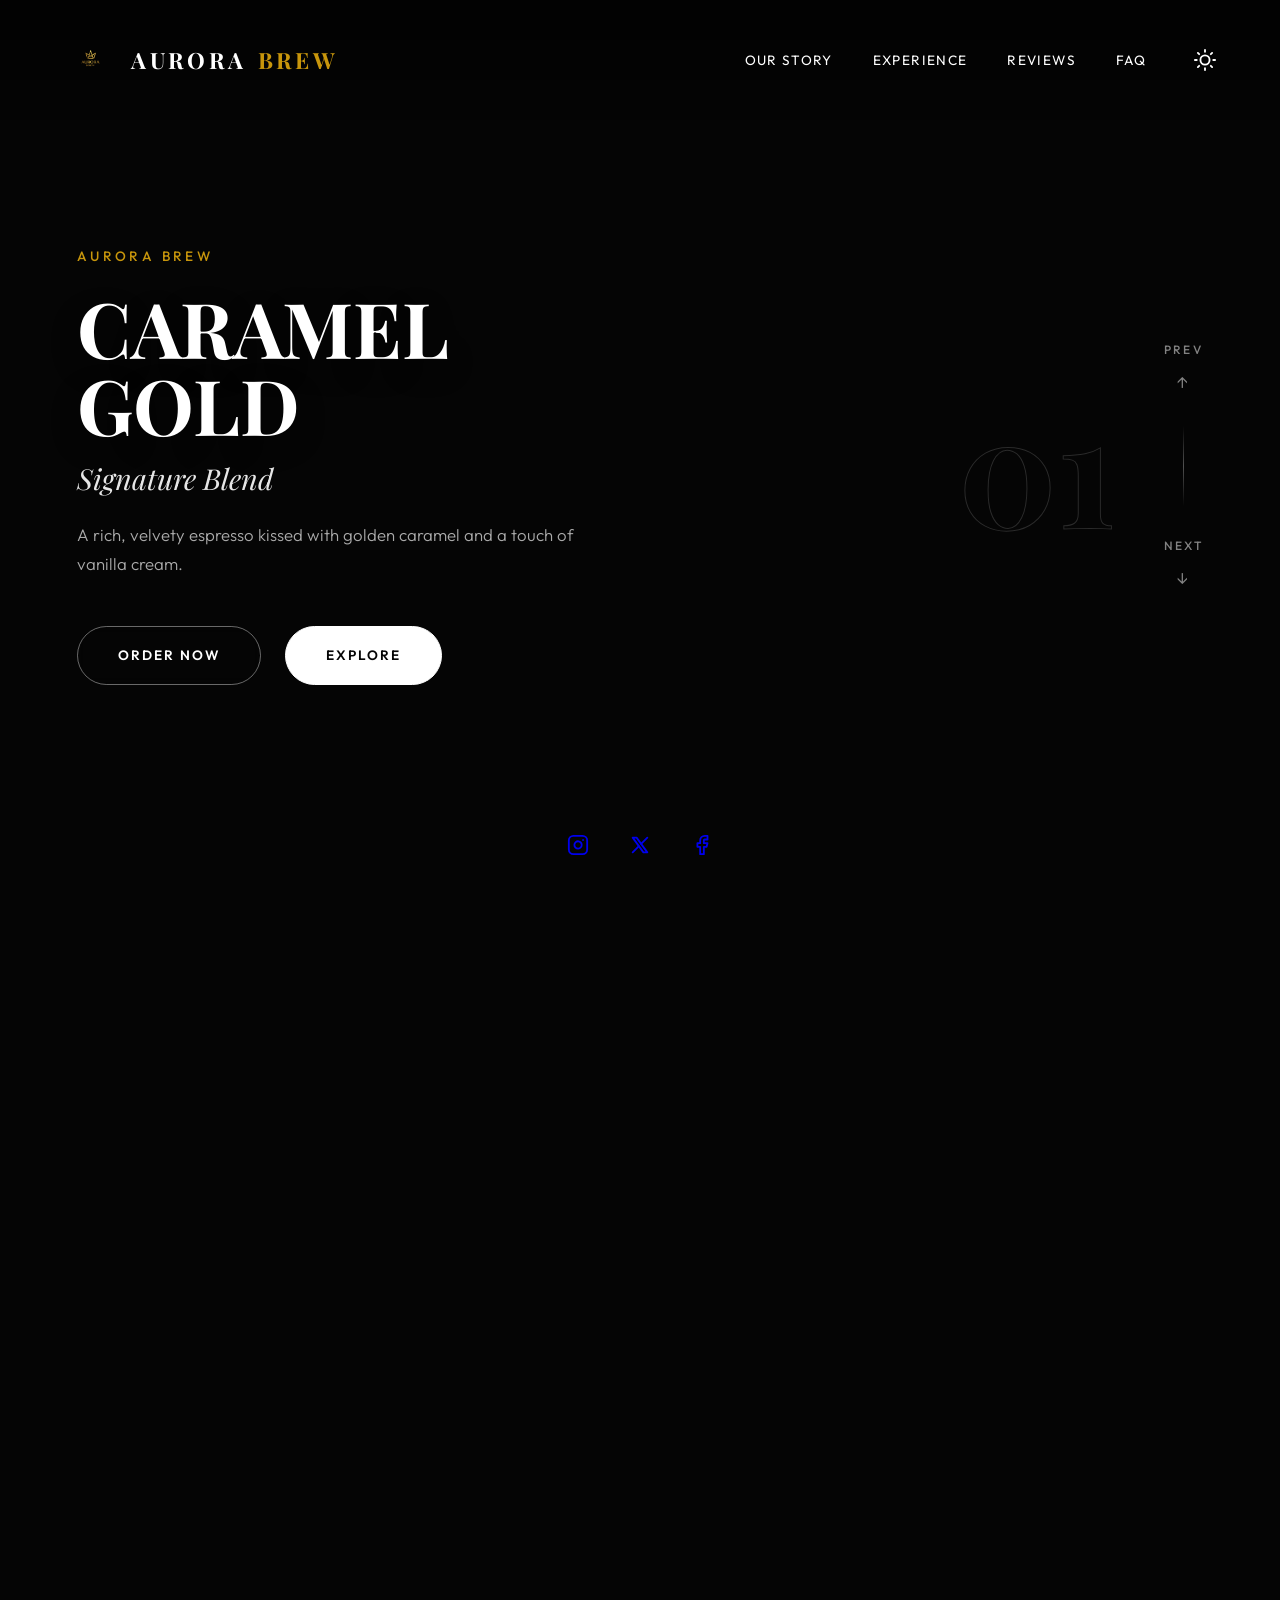
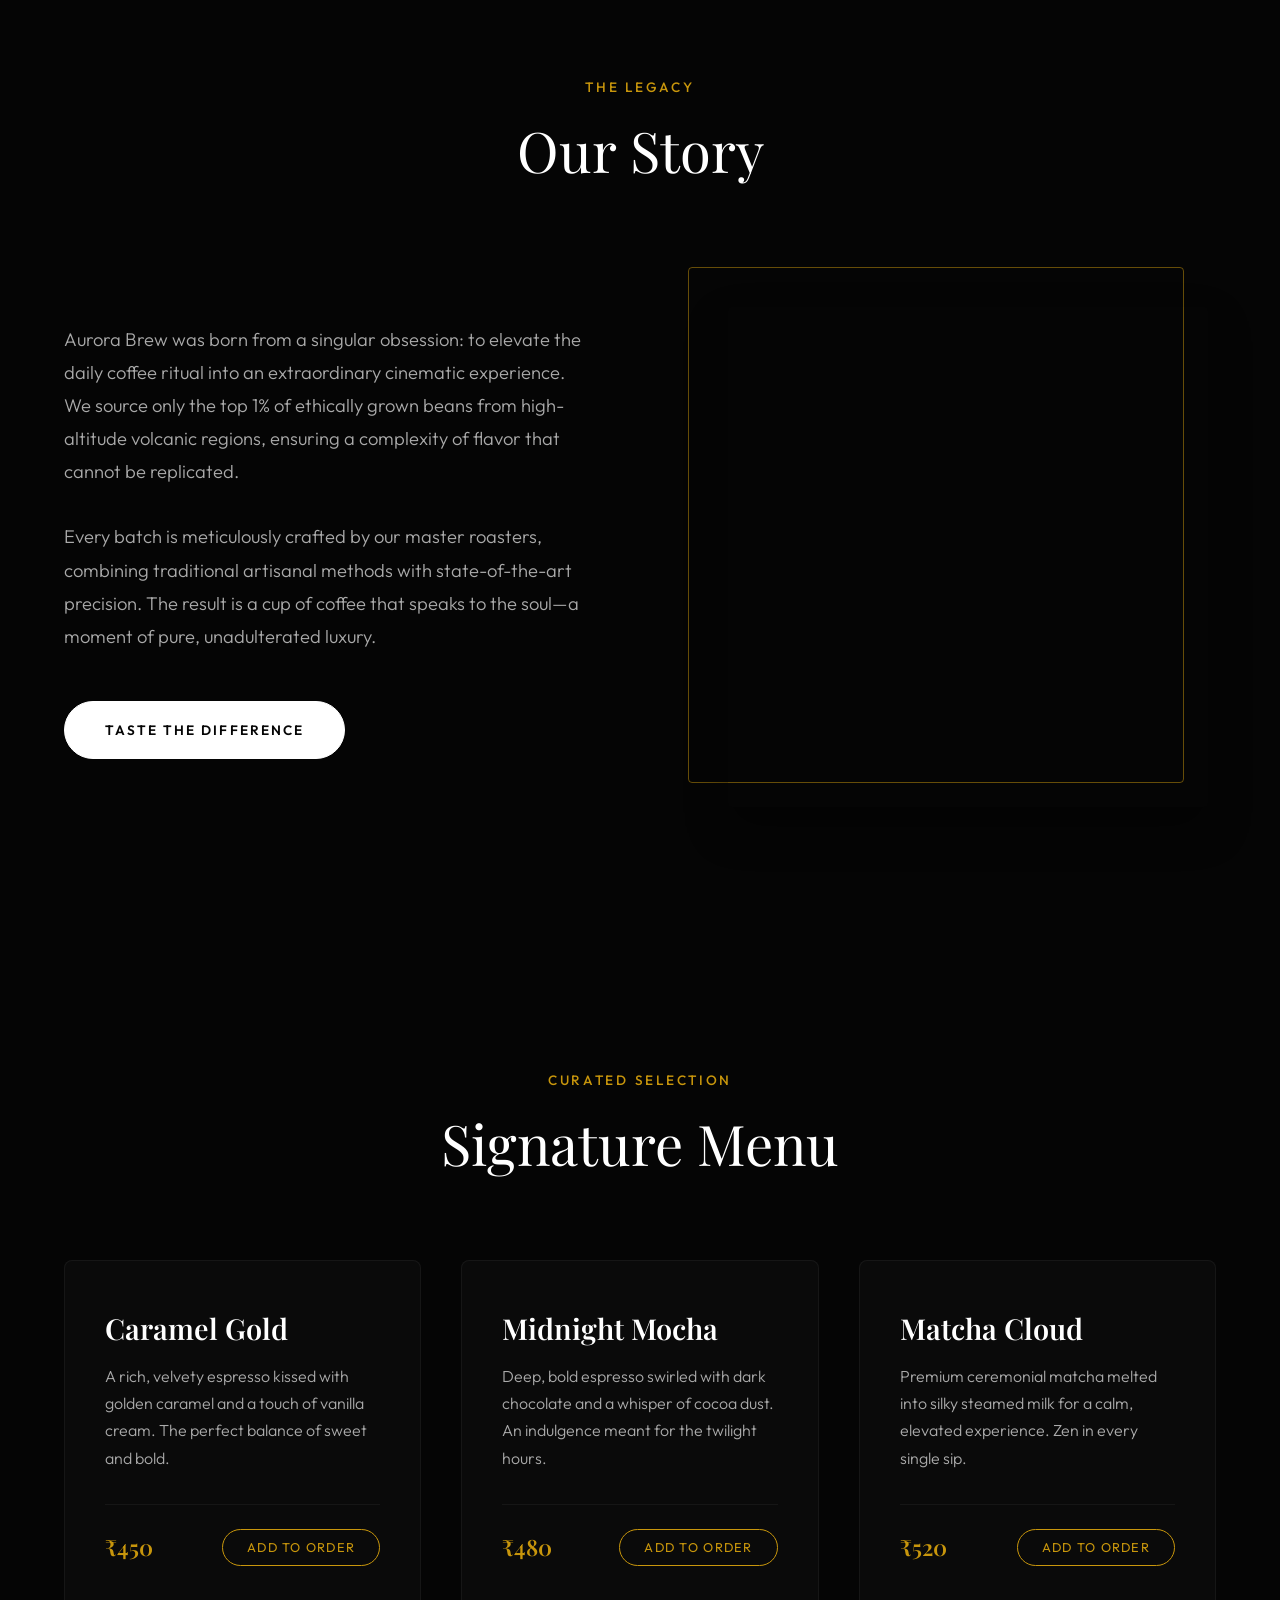
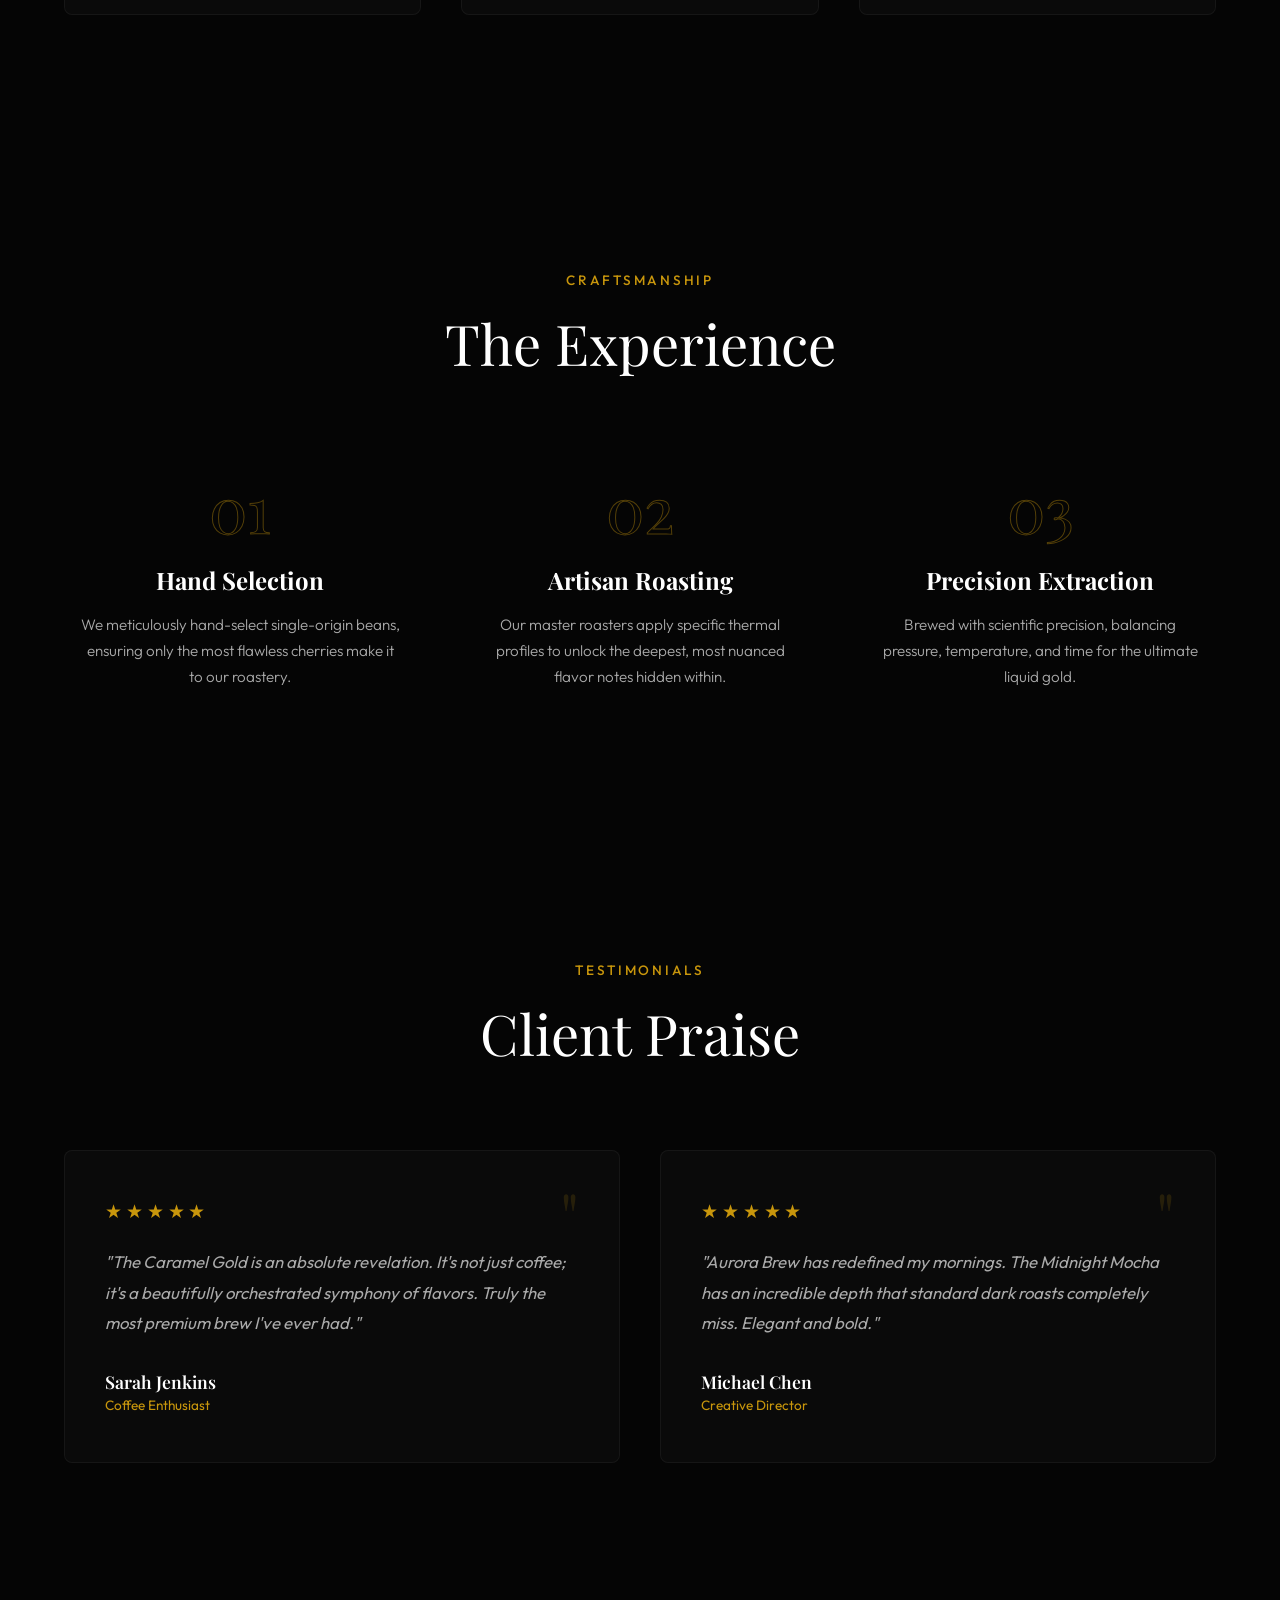
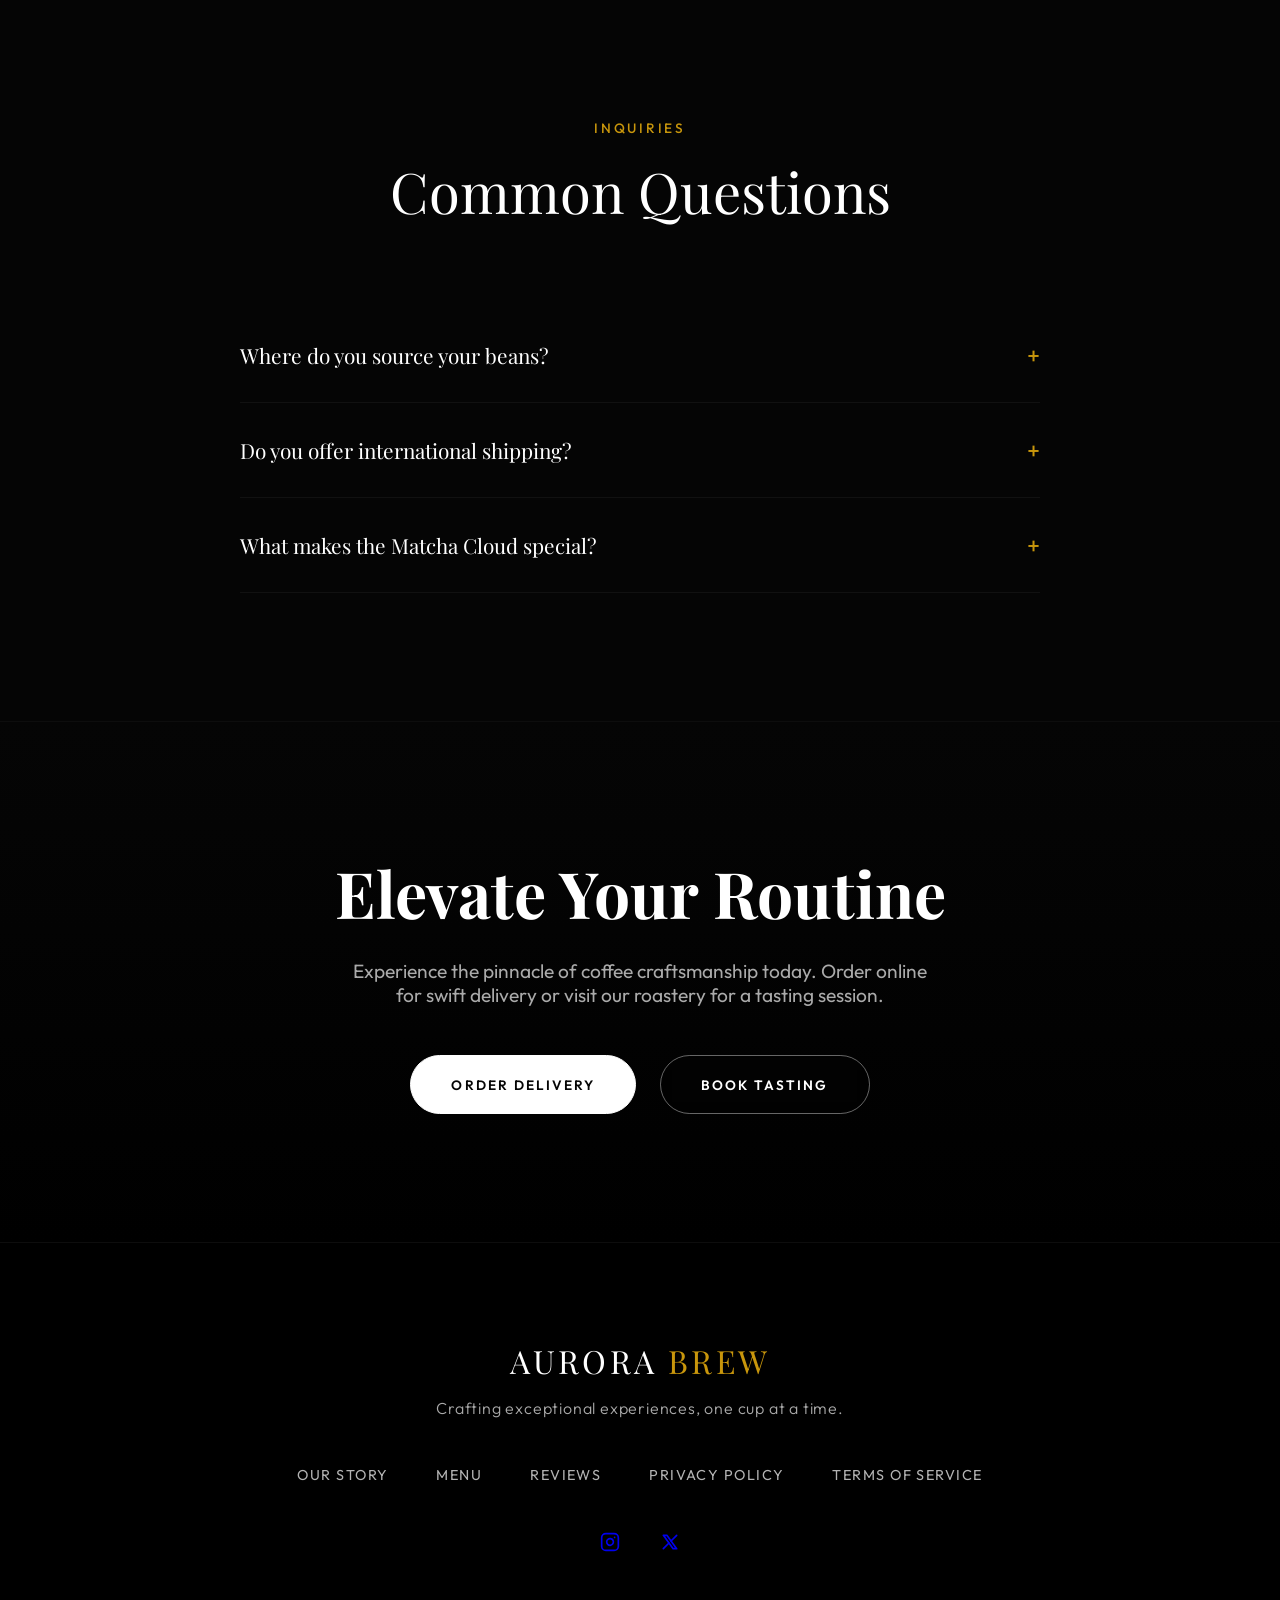
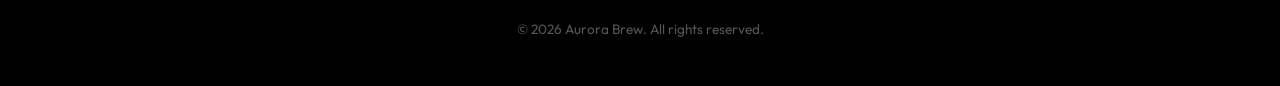
<file: index.html>
<!DOCTYPE html>
<html lang="en">

<head>
    <meta charset="UTF-8">
    <meta name="viewport" content="width=device-width, initial-scale=1.0">
    <title>Aurora Brew | Premium Coffee Experience</title>
    <!-- Modern Premium Fonts -->
    <link
        href="https://fonts.googleapis.com/css2?family=Outfit:wght@300;400;500;600&family=Playfair+Display:ital,wght@0,400;0,600;0,700;1,400&display=swap"
        rel="stylesheet">
    <link rel="icon" type="image/png" href="logo.png" sizes="32x32">
    <link rel="apple-touch-icon" href="logo.png">

    <style>
        :root {
            --gold: #C8960C;
            --gold-light: #E6B94A;
            --gold-gradient: linear-gradient(135deg, var(--gold-light), var(--gold));
            --bg-dark: #050505;
            --bg-card: #0a0a0a;
            --text-main: #ffffff;
            --text-muted: #aaaaaa;
            --font-heading: 'Playfair Display', serif;
            --font-body: 'Outfit', sans-serif;
            --glass-bg: rgba(10, 10, 10, 0.6);
            --glass-border: rgba(255, 255, 255, 0.05);
        }

        body.light-mode {
            --bg-dark: #fafafa;
            --bg-card: #ffffff;
            --text-main: #111111;
            --text-muted: #555555;
            --glass-bg: rgba(255, 255, 255, 0.8);
            --glass-border: rgba(0, 0, 0, 0.05);
        }

        * {
            margin: 0;
            padding: 0;
            box-sizing: border-box;
        }

        html {
            scroll-behavior: smooth;
        }

        body {
            background-color: var(--bg-dark);
            color: var(--text-main);
            font-family: var(--font-body);
            overflow-x: hidden;
            transition: background-color 0.5s ease, color 0.5s ease;
        }

        ::selection {
            background: var(--gold);
            color: #000;
        }

        /* Preloader */
        #preloader {
            position: fixed;
            inset: 0;
            background: var(--bg-dark);
            z-index: 9999;
            display: flex;
            align-items: center;
            justify-content: center;
            flex-direction: column;
            transition: opacity 0.8s ease, visibility 0.8s;
        }

        #preloader.hide {
            opacity: 0;
            visibility: hidden;
        }

        .loader-brand {
            font-family: var(--font-heading);
            font-size: 2.5rem;
            letter-spacing: 0.2em;
            margin-bottom: 2rem;
            color: var(--text-main);
            text-transform: uppercase;
        }

        .loader-brand span {
            color: var(--gold);
        }

        .loader-bar-container {
            width: 250px;
            height: 2px;
            background: rgba(255, 255, 255, 0.1);
            border-radius: 2px;
            overflow: hidden;
        }

        body.light-mode .loader-bar-container {
            background: rgba(0, 0, 0, 0.1);
        }

        #loader-bar {
            height: 100%;
            width: 0%;
            background: var(--gold-gradient);
            transition: width 0.1s linear;
        }

        #loader-text {
            margin-top: 1.5rem;
            font-size: 0.85rem;
            color: var(--text-muted);
            letter-spacing: 0.1em;
            text-transform: uppercase;
            font-weight: 500;
        }

        /* Navbar */
        .navbar {
            position: fixed;
            top: 0;
            left: 0;
            width: 100%;
            display: flex;
            justify-content: space-between;
            align-items: center;
            padding: 2rem 5%;
            z-index: 100;
            background: linear-gradient(to bottom, rgba(0, 0, 0, 0.6), transparent);
            transition: all 0.4s ease;
        }

        .navbar.scrolled {
            background: var(--glass-bg);
            backdrop-filter: blur(12px);
            -webkit-backdrop-filter: blur(12px);
            padding: 1.2rem 5%;
            border-bottom: 1px solid var(--glass-border);
        }

        .nav-brand {
            display: inline-flex;
            align-items: center;
            gap: 0.7rem;
            font-family: var(--font-heading);
            font-weight: 700;
            font-size: 1.4rem;
            letter-spacing: 0.15em;
            color: var(--text-main);
            text-decoration: none;
        }

        .nav-brand-logo {
            width: 56px;
            height: 56px;
            object-fit: contain;
            border-radius: 50%;
        }

        .nav-brand span {
            color: var(--gold);
        }

        .nav-right {
            display: flex;
            align-items: center;
            gap: 3rem;
        }

        .nav-links {
            display: flex;
            gap: 2.5rem;
        }

        .nav-links a {
            color: var(--text-main);
            text-decoration: none;
            font-size: 0.85rem;
            font-weight: 400;
            letter-spacing: 0.1em;
            position: relative;
            text-transform: uppercase;
            transition: color 0.3s ease;
        }

        .nav-links a:hover,
        .nav-links a.active {
            color: var(--gold);
        }

        .nav-links a.active::after {
            content: '';
            position: absolute;
            bottom: -6px;
            left: 0;
            width: 100%;
            height: 1px;
            background: var(--gold);
            transform: scaleX(1);
            transform-origin: left;
        }

        .theme-toggle {
            background: none;
            border: none;
            color: var(--text-main);
            cursor: pointer;
            display: flex;
            align-items: center;
            justify-content: center;
            transition: color 0.3s ease;
        }

        .theme-toggle:hover {
            color: var(--gold);
        }

        /* Hero Section */
        #hero-container {
            height: 350vh;
            position: relative;
        }

        .sticky-hero {
            position: sticky;
            top: 0;
            height: 100vh;
            width: 100vw;
            overflow: hidden;
            background: var(--bg-dark);
        }

        #hero-canvas {
            position: absolute;
            top: 0;
            left: 0;
            width: 100%;
            height: 100%;
            object-fit: cover;
            z-index: 1;
            opacity: 0.8;
            transition: opacity 0.5s ease;
        }

        body.light-mode #hero-canvas {
            opacity: 0.9;
            mix-blend-mode: multiply;
        }

        .hero-overlay {
            position: absolute;
            inset: 0;
            z-index: 2;
            display: flex;
            justify-content: space-between;
            padding: 0 6%;
            pointer-events: none;
        }

        .hero-overlay>* {
            pointer-events: auto;
        }

        /* Hero Text (Left) */
        .hero-left {
            display: flex;
            flex-direction: column;
            justify-content: center;
            max-width: 500px;
            transition: opacity 0.5s ease, transform 0.5s ease;
            margin-top: 2rem;
        }

        .hero-left.fade-out {
            opacity: 0;
            transform: translateX(-20px);
        }

        .brand-small {
            font-family: var(--font-body);
            font-size: 0.85rem;
            font-weight: 500;
            letter-spacing: 0.25em;
            color: var(--gold);
            margin-bottom: 1.5rem;
            text-transform: uppercase;
        }

        .hero-left h1 {
            font-family: var(--font-heading);
            font-size: clamp(2.4rem, 6vw, 5rem);
            font-weight: 700;
            line-height: 1;
            margin: 0 0 1rem 0;
            text-transform: uppercase;
            color: var(--text-main);
            text-shadow: 0 10px 30px rgba(0, 0, 0, 0.3);
        }

        .hero-left h3 {
            font-family: var(--font-heading);
            font-style: italic;
            font-size: clamp(1rem, 3.2vw, 1.8rem);
            font-weight: 400;
            color: var(--text-main);
            opacity: 0.9;
            margin: 0 0 1.5rem 0;
        }

        .hero-left p {
            font-size: 1.05rem;
            line-height: 1.7;
            color: var(--text-muted);
            margin: 0 0 3rem 0;
            font-weight: 300;
        }

        .cta-group {
            display: flex;
            gap: 1.5rem;
        }

        .btn {
            padding: 1.2rem 2.5rem;
            border-radius: 50px;
            font-family: var(--font-body);
            font-weight: 600;
            font-size: 0.85rem;
            letter-spacing: 0.15em;
            cursor: pointer;
            transition: all 0.4s cubic-bezier(0.165, 0.84, 0.44, 1);
            text-transform: uppercase;
            text-decoration: none;
            display: inline-block;
            text-align: center;
        }

        .btn-primary {
            background: transparent;
            color: var(--text-main);
            border: 1px solid rgba(255, 255, 255, 0.4);
            backdrop-filter: blur(5px);
        }

        body.light-mode .btn-primary {
            border-color: rgba(0, 0, 0, 0.4);
        }

        .btn-primary:hover {
            background: var(--text-main);
            color: var(--bg-dark);
            transform: translateY(-3px);
            box-shadow: 0 10px 20px rgba(0, 0, 0, 0.1);
        }

        .btn-secondary {
            background: var(--text-main);
            color: var(--bg-dark);
            border: 1px solid var(--text-main);
        }

        .btn-secondary:hover {
            background: var(--gold);
            color: #fff;
            border-color: var(--gold);
            transform: translateY(-3px);
            box-shadow: 0 10px 20px rgba(200, 150, 12, 0.3);
        }

        /* Hero Navigation (Right) */
        .hero-right {
            display: flex;
            align-items: center;
            gap: 3rem;
            margin-top: 2rem;
        }

        .nav-number {
            font-family: var(--font-heading);
            font-size: clamp(3rem, 12vw, 12rem);
            font-weight: 700;
            color: transparent;
            -webkit-text-stroke: 1px rgba(255, 255, 255, 0.15);
            transition: opacity 0.5s ease, transform 0.5s ease;
            line-height: 1;
        }

        body.light-mode .nav-number {
            -webkit-text-stroke: 1px rgba(0, 0, 0, 0.1);
        }

        .nav-number.fade-out {
            opacity: 0;
            transform: translateY(-20px);
        }

        .nav-controls {
            display: flex;
            flex-direction: column;
            align-items: center;
            gap: 2rem;
            position: relative;
        }

        .nav-btn {
            background: transparent;
            border: none;
            color: var(--text-main);
            font-family: var(--font-body);
            font-size: 0.75rem;
            font-weight: 500;
            letter-spacing: 0.2em;
            cursor: pointer;
            display: flex;
            flex-direction: column;
            align-items: center;
            gap: 0.8rem;
            transition: all 0.3s;
            opacity: 0.5;
            text-transform: uppercase;
        }

        .nav-btn:hover {
            color: var(--gold);
            opacity: 1;
            transform: scale(1.05);
        }

        .nav-btn span {
            font-size: 1.2rem;
            font-weight: 300;
        }

        .nav-divider {
            width: 1px;
            height: 80px;
            background: linear-gradient(to bottom, transparent, rgba(255, 255, 255, 0.3), transparent);
        }

        body.light-mode .nav-divider {
            background: linear-gradient(to bottom, transparent, rgba(0, 0, 0, 0.2), transparent);
        }

        #variant-loader {
            position: absolute;
            right: -40px;
            top: 50%;
            transform: translateY(-50%);
            display: none;
        }

        .spinner {
            width: 18px;
            height: 18px;
            border: 2px solid rgba(200, 150, 12, 0.2);
            border-top-color: var(--gold);
            border-radius: 50%;
            animation: spin 0.8s linear infinite;
        }

        @keyframes spin {
            100% {
                transform: rotate(360deg);
            }
        }

        /* Social Icons (Bottom) */
        .hero-bottom {
            position: absolute;
            bottom: 2.5rem;
            left: 50%;
            transform: translateX(-50%);
            display: flex;
            gap: 2.5rem;
        }

        .social-icons a {
            color: var(--text-main);
            opacity: 0.4;
            transition: all 0.3s ease;
            display: flex;
            align-items: center;
            justify-content: center;
        }

        .social-icons a:hover {
            color: var(--gold);
            opacity: 1;
            transform: translateY(-3px);
        }

        /* Below Hero Sections */
        .section {
            padding: 8rem 5%;
            max-width: 1400px;
            margin: 0 auto;
            position: relative;
        }

        .section-header {
            text-align: center;
            margin-bottom: 5rem;
        }

        .section-subtitle {
            font-size: 0.85rem;
            color: var(--gold);
            letter-spacing: 0.2em;
            text-transform: uppercase;
            margin-bottom: 1rem;
            font-weight: 500;
        }

        .section-title {
            font-family: var(--font-heading);
            font-size: 3.5rem;
            color: var(--text-main);
            font-weight: 400;
        }

        /* Animations */
        .animate-up {
            opacity: 0;
            transform: translateY(40px);
            transition: opacity 0.8s cubic-bezier(0.165, 0.84, 0.44, 1), transform 0.8s cubic-bezier(0.165, 0.84, 0.44, 1);
        }

        .animate-up.visible {
            opacity: 1;
            transform: translateY(0);
        }

        .delay-1 {
            transition-delay: 0.1s;
        }

        .delay-2 {
            transition-delay: 0.2s;
        }

        .delay-3 {
            transition-delay: 0.3s;
        }

        /* Our Story */
        .story-container {
            display: grid;
            grid-template-columns: 1fr 1fr;
            gap: 6rem;
            align-items: center;
        }

        .story-text p {
            font-size: 1.15rem;
            line-height: 1.8;
            color: var(--text-muted);
            margin-bottom: 2rem;
            font-weight: 300;
        }

        .story-image-wrap {
            position: relative;
            border-radius: 4px;
            padding: 1.5rem;
        }

        .story-image-wrap::before {
            content: '';
            position: absolute;
            top: 0;
            left: 0;
            right: 2rem;
            bottom: 2rem;
            border: 1px solid var(--gold);
            border-radius: 4px;
            z-index: 0;
            opacity: 0.5;
        }

        .story-image {
            width: 100%;
            height: 500px;
            background: url('https://images.unsplash.com/photo-1497935586351-b67a49e012bf?ixlib=rb-4.0.3&auto=format&fit=crop&w=800&q=80') center/cover;
            border-radius: 4px;
            position: relative;
            z-index: 1;
            box-shadow: 0 20px 40px rgba(0, 0, 0, 0.4);
            transform: translate(1rem, 1rem);
        }

        /* Signature Menu */
        .menu-grid {
            display: grid;
            grid-template-columns: repeat(auto-fit, minmax(350px, 1fr));
            gap: 2.5rem;
        }

        .menu-card {
            background: var(--bg-card);
            padding: 3rem 2.5rem;
            border-radius: 8px;
            border: 1px solid var(--glass-border);
            transition: all 0.4s ease;
            position: relative;
            overflow: hidden;
        }

        .menu-card::before {
            content: '';
            position: absolute;
            top: 0;
            left: 0;
            width: 100%;
            height: 3px;
            background: var(--gold-gradient);
            transform: scaleX(0);
            transform-origin: left;
            transition: transform 0.4s ease;
        }

        .menu-card:hover {
            transform: translateY(-10px);
            box-shadow: 0 20px 40px rgba(0, 0, 0, 0.2);
            border-color: rgba(200, 150, 12, 0.2);
        }

        body.light-mode .menu-card:hover {
            box-shadow: 0 20px 40px rgba(0, 0, 0, 0.05);
        }

        .menu-card:hover::before {
            transform: scaleX(1);
        }

        .menu-name {
            font-family: var(--font-heading);
            font-size: 1.8rem;
            color: var(--text-main);
            margin-bottom: 1rem;
            font-weight: 600;
        }

        .menu-desc {
            font-size: 1rem;
            color: var(--text-muted);
            margin-bottom: 2rem;
            line-height: 1.7;
            font-weight: 300;
        }

        .menu-bottom {
            display: flex;
            justify-content: space-between;
            align-items: center;
            border-top: 1px solid var(--glass-border);
            padding-top: 1.5rem;
        }

        .menu-price {
            color: var(--gold);
            font-weight: 600;
            font-size: 1.4rem;
            font-family: var(--font-heading);
        }

        .btn-sm {
            background: transparent;
            border: 1px solid var(--gold);
            color: var(--gold);
            padding: 0.6rem 1.5rem;
            border-radius: 50px;
            cursor: pointer;
            transition: all 0.3s;
            font-family: var(--font-body);
            font-size: 0.8rem;
            text-transform: uppercase;
            letter-spacing: 0.1em;
        }

        .btn-sm:hover {
            background: var(--gold);
            color: #fff;
        }

        /* The Experience */
        .process-steps {
            display: grid;
            grid-template-columns: repeat(3, 1fr);
            gap: 3rem;
            position: relative;
        }

        .process-steps::after {
            content: '';
            position: absolute;
            top: 3rem;
            left: 10%;
            right: 10%;
            height: 1px;
            background: dashed 1px var(--glass-border);
            z-index: 0;
        }

        .step {
            text-align: center;
            position: relative;
            z-index: 1;
            background: var(--bg-dark);
            padding: 1rem;
        }

        .step-number {
            font-family: var(--font-heading);
            font-size: 4rem;
            color: transparent;
            -webkit-text-stroke: 1px var(--gold);
            opacity: 0.4;
            margin-bottom: 1.5rem;
            line-height: 1;
        }

        .step-title {
            font-family: var(--font-heading);
            font-size: 1.5rem;
            margin-bottom: 1rem;
            color: var(--text-main);
        }

        .step-desc {
            color: var(--text-muted);
            line-height: 1.7;
            font-size: 0.95rem;
            font-weight: 300;
        }

        /* Reviews */
        .reviews-grid {
            display: grid;
            grid-template-columns: repeat(auto-fit, minmax(300px, 1fr));
            gap: 2.5rem;
        }

        .review-card {
            background: var(--bg-card);
            padding: 3rem 2.5rem;
            border-radius: 8px;
            border: 1px solid var(--glass-border);
            position: relative;
        }

        .quote-icon {
            position: absolute;
            top: 2rem;
            right: 2.5rem;
            font-family: var(--font-heading);
            font-size: 4rem;
            color: var(--gold);
            opacity: 0.15;
            line-height: 1;
        }

        .stars {
            color: var(--gold);
            margin-bottom: 1.5rem;
            font-size: 1.2rem;
            letter-spacing: 0.2em;
        }

        .review-text {
            font-style: italic;
            color: var(--text-muted);
            margin-bottom: 2rem;
            line-height: 1.8;
            font-size: 1.05rem;
        }

        .review-author {
            font-family: var(--font-heading);
            font-weight: 600;
            font-size: 1.1rem;
            color: var(--text-main);
        }

        .review-role {
            font-size: 0.85rem;
            color: var(--gold);
            margin-top: 0.2rem;
        }

        /* FAQ */
        .faq-container {
            max-width: 800px;
            margin: 0 auto;
        }

        .faq-item {
            border-bottom: 1px solid var(--glass-border);
            padding: 2rem 0;
        }

        .faq-q {
            font-family: var(--font-heading);
            font-weight: 400;
            font-size: 1.3rem;
            cursor: pointer;
            display: flex;
            justify-content: space-between;
            align-items: center;
            color: var(--text-main);
            transition: color 0.3s;
        }

        .faq-q:hover {
            color: var(--gold);
        }

        .faq-q::after {
            content: '+';
            color: var(--gold);
            font-size: 1.5rem;
            font-family: var(--font-body);
            transition: transform 0.3s ease;
        }

        .faq-item.active .faq-q::after {
            transform: rotate(45deg);
        }

        .faq-a {
            color: var(--text-muted);
            line-height: 1.8;
            margin-top: 1.5rem;
            font-weight: 300;
            display: none;
            font-size: 1.05rem;
        }

        /* Final CTA */
        .final-cta {
            text-align: center;
            padding: 8rem 5%;
            background: linear-gradient(to bottom, var(--bg-dark), #000000);
            border-top: 1px solid var(--glass-border);
        }

        body.light-mode .final-cta {
            background: linear-gradient(to bottom, var(--bg-dark), #ebebeb);
        }

        .final-cta h2 {
            font-family: var(--font-heading);
            font-size: 4rem;
            margin-bottom: 1.5rem;
            color: var(--text-main);
        }

        .final-cta p {
            color: var(--text-muted);
            font-size: 1.2rem;
            margin-bottom: 3rem;
            max-width: 600px;
            margin-left: auto;
            margin-right: auto;
        }

        /* Footer */
        footer {
            background: #000000;
            padding: 6rem 5% 3rem;
            text-align: center;
            border-top: 1px solid var(--glass-border);
        }

        body.light-mode footer {
            background: #ffffff;
        }

        .footer-logo {
            font-family: var(--font-heading);
            font-size: 2rem;
            color: var(--text-main);
            margin-bottom: 1rem;
            letter-spacing: 0.1em;
            text-transform: uppercase;
        }

        .footer-logo span {
            color: var(--gold);
        }

        .footer-tagline {
            color: var(--text-muted);
            margin-bottom: 3rem;
            font-weight: 300;
            letter-spacing: 0.05em;
        }

        .footer-links {
            display: flex;
            justify-content: center;
            gap: 3rem;
            margin-bottom: 3rem;
            flex-wrap: wrap;
        }

        .footer-links a {
            color: var(--text-main);
            text-decoration: none;
            font-size: 0.9rem;
            opacity: 0.7;
            transition: all 0.3s;
            text-transform: uppercase;
            letter-spacing: 0.1em;
        }

        .footer-links a:hover {
            opacity: 1;
            color: var(--gold);
        }

        .copyright {
            color: var(--text-muted);
            font-size: 0.85rem;
            margin-top: 4rem;
            opacity: 0.5;
        }

        /* Mobile Responsive */
        @media (max-width: 1024px) {
            .hero-left h1 {
                font-size: 4rem;
            }

            .nav-number {
                font-size: 8rem;
            }

            .story-container {
                gap: 3rem;
            }

            .process-steps {
                grid-template-columns: 1fr;
                gap: 4rem;
            }

            .process-steps::after {
                display: none;
            }
        }

        @media (max-width: 768px) {
            .navbar {
                padding: 1.5rem 5%;
            }

            .nav-brand {
                gap: 0.5rem;
                font-size: 1.2rem;
            }

            .nav-brand-logo {
                width: 46px;
                height: 46px;
            }

            .nav-links {
                display: none;
            }

            /* Mobile nav toggle visibility */
            .menu-toggle {
                display: inline-flex;
            }

            .hero-overlay {
                flex-direction: column;
                justify-content: center;
                padding-top: 5rem;
            }

            .hero-left {
                margin-top: 0;
                text-align: center;
                align-items: center;
            }

            .hero-left h1 {
                font-size: 3rem;
            }

            .hero-left h3 {
                font-size: 1.4rem;
            }

            /* Move PREV/NEXT to bottom center on mobile */
            .hero-right {
                position: absolute;
                left: 50%;
                bottom: 3.5rem;
                top: auto;
                transform: translateX(-50%);
                flex-direction: column;
                gap: 0.6rem;
                align-items: center;
            }

            .nav-number {
                font-size: clamp(1.6rem, 8vw, 4rem);
            }

            .nav-divider {
                height: 18px;
                width: 40px;
            }

            .hero-bottom {
                display: none;
            }

            /* Hide social on hero mobile for space */

            .section {
                padding: 4rem 5%;
            }

            .section-title {
                font-size: 2.5rem;
            }

            .story-container {
                grid-template-columns: 1fr;
            }

            .story-image {
                height: 350px;
            }

            .final-cta h2 {
                font-size: 2.5rem;
            }

            /* Stack CTA buttons vertically on small screens */
            .cta-group {
                flex-direction: column;
                gap: 1rem;
                align-items: center;
            }

            .cta-group .btn {
                width: 100%;
                max-width: 320px;
            }

            /* Ensure nav controls are easier to tap */
            .nav-controls {
                flex-direction: row;
                gap: 1rem;
            }

            .nav-btn {
                padding: 0.8rem 1.2rem;
                border-radius: 12px;
                font-size: 0.85rem;
            }
        }

        /* Mobile nav styles (hidden by default) */
        .menu-toggle {
            display: none;
            background: none;
            border: none;
            cursor: pointer;
            color: var(--text-main);
        }

        .mobile-nav {
            position: fixed;
            top: 0;
            right: 0;
            bottom: 0;
            left: 0;
            background: rgba(0,0,0,0.9);
            z-index: 200;
            display: none;
            flex-direction: column;
            align-items: center;
            justify-content: center;
            gap: 1.5rem;
            padding: 2rem;
        }

        .mobile-nav.show {
            display: flex;
        }

        .mobile-nav a {
            color: var(--text-main);
            font-size: 1.2rem;
            text-transform: uppercase;
            letter-spacing: 0.12em;
            text-decoration: none;
        }
    </style>
</head>

<body>

    <!-- Preloader -->
    <div id="preloader">
        <h1 class="loader-brand">AURORA <span>BREW</span></h1>
        <div class="loader-bar-container">
            <div id="loader-bar"></div>
        </div>
        <div id="loader-text">Loading 0%</div>
    </div>

    <!-- Navbar -->
    <nav class="navbar">
        <a href="#" class="nav-brand">
            <img src="logo.png" alt="Aurora Brew logo" class="nav-brand-logo">
            AURORA <span>BREW</span>
        </a>
        <div class="nav-right">
            <div class="nav-links">
                <a href="#story">Our Story</a>
                <a href="#menu">Experience</a>
                <a href="#reviews">Reviews</a>
                <a href="#faq">FAQ</a>
            </div>
            <button id="menu-toggle" class="menu-toggle" aria-label="Open Menu">
                <svg viewBox="0 0 24 24" width="22" height="22" stroke="currentColor" stroke-width="2" fill="none" stroke-linecap="round" stroke-linejoin="round"><path d="M3 6h18M3 12h18M3 18h18"></path></svg>
            </button>
            <button id="theme-toggle" class="theme-toggle" aria-label="Toggle Theme">
                <!-- Sun Icon Default -->
                <svg viewBox="0 0 24 24" width="22" height="22" stroke="currentColor" stroke-width="2" fill="none"
                    stroke-linecap="round" stroke-linejoin="round">
                    <circle cx="12" cy="12" r="5"></circle>
                    <line x1="12" y1="1" x2="12" y2="3"></line>
                    <line x1="12" y1="21" x2="12" y2="23"></line>
                    <line x1="4.22" y1="4.22" x2="5.64" y2="5.64"></line>
                    <line x1="18.36" y1="18.36" x2="19.78" y2="19.78"></line>
                    <line x1="1" y1="12" x2="3" y2="12"></line>
                    <line x1="21" y1="12" x2="23" y2="12"></line>
                    <line x1="4.22" y1="19.78" x2="5.64" y2="18.36"></line>
                    <line x1="18.36" y1="5.64" x2="19.78" y2="4.22"></line>
                </svg>
            </button>
        </div>
    </nav>

    <div class="mobile-nav" id="mobile-nav" aria-hidden="true">
        <a href="#story">Our Story</a>
        <a href="#menu">Experience</a>
        <a href="#reviews">Reviews</a>
        <a href="#faq">FAQ</a>
        <button id="mobile-close" class="menu-toggle" aria-label="Close Menu">Close</button>
    </div>

    <!-- Hero Section -->
    <section id="hero-container">
        <div class="sticky-hero">
            <canvas id="hero-canvas"></canvas>

            <div class="hero-overlay">
                <!-- Left Side Content -->
                <div class="hero-left">
                    <div class="brand-small">Aurora Brew</div>
                    <h1 id="variant-name">CARAMEL GOLD</h1>
                    <h3 id="variant-subtitle">Signature Blend</h3>
                    <p id="variant-desc">A rich, velvety espresso kissed with golden caramel and a touch of vanilla
                        cream.</p>
                    <div class="cta-group">
                        <a href="#menu" class="btn btn-primary">Order Now</a>
                        <a href="#story" class="btn btn-secondary">Explore</a>
                    </div>
                </div>

                <!-- Right Side Navigation -->
                <div class="hero-right">
                    <div class="nav-number" id="variant-number">01</div>
                    <div class="nav-controls">
                        <button id="prev-btn" class="nav-btn">PREV <span>↑</span></button>
                        <div class="nav-divider"></div>
                        <button id="next-btn" class="nav-btn">NEXT <span>↓</span></button>

                        <div id="variant-loader">
                            <div class="spinner"></div>
                        </div>
                    </div>
                </div>

                <!-- Bottom Social Icons -->
                <div class="hero-bottom">
                    <a href="#" aria-label="Instagram">
                        <svg viewBox="0 0 24 24" width="22" height="22" stroke="currentColor" stroke-width="2"
                            fill="none" stroke-linecap="round" stroke-linejoin="round">
                            <rect x="2" y="2" width="20" height="20" rx="5" ry="5"></rect>
                            <path d="M16 11.37A4 4 0 1 1 12.63 8 4 4 0 0 1 16 11.37z"></path>
                            <line x1="17.5" y1="6.5" x2="17.51" y2="6.5"></line>
                        </svg>
                    </a>
                    <a href="#" aria-label="X (Twitter)">
                        <svg viewBox="0 0 24 24" width="22" height="22" stroke="currentColor" stroke-width="2"
                            fill="none" stroke-linecap="round" stroke-linejoin="round">
                            <path d="M4 4l11.733 16h4.267l-11.733 -16z"></path>
                            <path d="M4 20l6.768 -6.768m2.46 -2.46l6.772 -6.772"></path>
                        </svg>
                    </a>
                    <a href="#" aria-label="Facebook">
                        <svg viewBox="0 0 24 24" width="22" height="22" stroke="currentColor" stroke-width="2"
                            fill="none" stroke-linecap="round" stroke-linejoin="round">
                            <path d="M18 2h-3a5 5 0 0 0-5 5v3H7v4h3v8h4v-8h3l1-4h-4V7a1 1 0 0 1 1-1h3z"></path>
                        </svg>
                    </a>
                </div>
            </div>
        </div>
    </section>

    <!-- Our Story -->
    <section id="story" class="section">
        <div class="section-header animate-up">
            <div class="section-subtitle">The Legacy</div>
            <h2 class="section-title">Our Story</h2>
        </div>
        <div class="story-container">
            <div class="story-text animate-up delay-1">
                <p>Aurora Brew was born from a singular obsession: to elevate the daily coffee ritual into an
                    extraordinary cinematic experience. We source only the top 1% of ethically grown beans from
                    high-altitude volcanic regions, ensuring a complexity of flavor that cannot be replicated.</p>
                <p>Every batch is meticulously crafted by our master roasters, combining traditional artisanal methods
                    with state-of-the-art precision. The result is a cup of coffee that speaks to the soul—a moment of
                    pure, unadulterated luxury.</p>
                <a href="#menu" class="btn btn-secondary" style="margin-top: 1rem;">Taste The Difference</a>
            </div>
            <div class="story-image-wrap animate-up delay-2">
                <div class="story-image"></div>
            </div>
        </div>
    </section>

    <!-- Signature Menu -->
    <section id="menu" class="section">
        <div class="section-header animate-up">
            <div class="section-subtitle">Curated Selection</div>
            <h2 class="section-title">Signature Menu</h2>
        </div>
        <div class="menu-grid">
            <div class="menu-card animate-up delay-1">
                <div class="menu-name">Caramel Gold</div>
                <p class="menu-desc">A rich, velvety espresso kissed with golden caramel and a touch of vanilla cream.
                    The perfect balance of sweet and bold.</p>
                <div class="menu-bottom">
                    <span class="menu-price">₹450</span>
                    <button class="btn-sm">Add to Order</button>
                </div>
            </div>
            <div class="menu-card animate-up delay-2">
                <div class="menu-name">Midnight Mocha</div>
                <p class="menu-desc">Deep, bold espresso swirled with dark chocolate and a whisper of cocoa dust. An
                    indulgence meant for the twilight hours.</p>
                <div class="menu-bottom">
                    <span class="menu-price">₹480</span>
                    <button class="btn-sm">Add to Order</button>
                </div>
            </div>
            <div class="menu-card animate-up delay-3">
                <div class="menu-name">Matcha Cloud</div>
                <p class="menu-desc">Premium ceremonial matcha melted into silky steamed milk for a calm, elevated
                    experience. Zen in every single sip.</p>
                <div class="menu-bottom">
                    <span class="menu-price">₹520</span>
                    <button class="btn-sm">Add to Order</button>
                </div>
            </div>
        </div>
    </section>

    <!-- The Experience -->
    <section class="section">
        <div class="section-header animate-up">
            <div class="section-subtitle">Craftsmanship</div>
            <h2 class="section-title">The Experience</h2>
        </div>
        <div class="process-steps">
            <div class="step animate-up delay-1">
                <div class="step-number">01</div>
                <h3 class="step-title">Hand Selection</h3>
                <p class="step-desc">We meticulously hand-select single-origin beans, ensuring only the most flawless
                    cherries make it to our roastery.</p>
            </div>
            <div class="step animate-up delay-2">
                <div class="step-number">02</div>
                <h3 class="step-title">Artisan Roasting</h3>
                <p class="step-desc">Our master roasters apply specific thermal profiles to unlock the deepest, most
                    nuanced flavor notes hidden within.</p>
            </div>
            <div class="step animate-up delay-3">
                <div class="step-number">03</div>
                <h3 class="step-title">Precision Extraction</h3>
                <p class="step-desc">Brewed with scientific precision, balancing pressure, temperature, and time for the
                    ultimate liquid gold.</p>
            </div>
        </div>
    </section>

    <!-- Reviews -->
    <section id="reviews" class="section">
        <div class="section-header animate-up">
            <div class="section-subtitle">Testimonials</div>
            <h2 class="section-title">Client Praise</h2>
        </div>
        <div class="reviews-grid">
            <div class="review-card animate-up delay-1">
                <div class="quote-icon">"</div>
                <div class="stars">★★★★★</div>
                <p class="review-text">"The Caramel Gold is an absolute revelation. It's not just coffee; it's a
                    beautifully orchestrated symphony of flavors. Truly the most premium brew I've ever had."</p>
                <div class="review-author">Sarah Jenkins</div>
                <div class="review-role">Coffee Enthusiast</div>
            </div>
            <div class="review-card animate-up delay-2">
                <div class="quote-icon">"</div>
                <div class="stars">★★★★★</div>
                <p class="review-text">"Aurora Brew has redefined my mornings. The Midnight Mocha has an incredible
                    depth that standard dark roasts completely miss. Elegant and bold."</p>
                <div class="review-author">Michael Chen</div>
                <div class="review-role">Creative Director</div>
            </div>
        </div>
    </section>

    <!-- FAQ -->
    <section id="faq" class="section">
        <div class="section-header animate-up">
            <div class="section-subtitle">Inquiries</div>
            <h2 class="section-title">Common Questions</h2>
        </div>
        <div class="faq-container animate-up delay-1">
            <div class="faq-item">
                <div class="faq-q">Where do you source your beans?</div>
                <div class="faq-a">We source exclusively from high-altitude, sustainable farms in Colombia, Ethiopia,
                    and Guatemala. We maintain direct trade relationships to ensure ethical practices.</div>
            </div>
            <div class="faq-item">
                <div class="faq-q">Do you offer international shipping?</div>
                <div class="faq-a">Currently, our premium whole bean selections can be shipped worldwide. However, our
                    signature crafted drinks are only available at our flagship locations.</div>
            </div>
            <div class="faq-item">
                <div class="faq-q">What makes the Matcha Cloud special?</div>
                <div class="faq-a">We use authentic ceremonial grade matcha imported directly from Uji, Japan, known for
                    its vibrant color, umami flavor, and lack of bitterness.</div>
            </div>
        </div>
    </section>

    <!-- Final CTA -->
    <section class="final-cta">
        <div class="animate-up">
            <h2>Elevate Your Routine</h2>
            <p>Experience the pinnacle of coffee craftsmanship today. Order online for swift delivery or visit our
                roastery for a tasting session.</p>
            <div class="cta-group" style="justify-content: center; margin-top: 2rem;">
                <a href="#menu" class="btn btn-secondary">Order Delivery</a>
                <a href="#" class="btn btn-primary">Book Tasting</a>
            </div>
        </div>
    </section>

    <!-- Footer -->
    <footer>
        <div class="footer-logo">AURORA <span>BREW</span></div>
        <div class="footer-tagline">Crafting exceptional experiences, one cup at a time.</div>
        <div class="footer-links">
            <a href="#story">Our Story</a>
            <a href="#menu">Menu</a>
            <a href="#reviews">Reviews</a>
            <a href="#">Privacy Policy</a>
            <a href="#">Terms of Service</a>
        </div>
        <div class="hero-bottom" style="position: static; transform: none; margin: 2rem auto; justify-content: center;">
            <a href="#" aria-label="Instagram"><svg viewBox="0 0 24 24" width="20" height="20" stroke="currentColor"
                    stroke-width="2" fill="none" stroke-linecap="round" stroke-linejoin="round">
                    <rect x="2" y="2" width="20" height="20" rx="5" ry="5"></rect>
                    <path d="M16 11.37A4 4 0 1 1 12.63 8 4 4 0 0 1 16 11.37z"></path>
                    <line x1="17.5" y1="6.5" x2="17.51" y2="6.5"></line>
                </svg></a>
            <a href="#" aria-label="X (Twitter)"><svg viewBox="0 0 24 24" width="20" height="20" stroke="currentColor"
                    stroke-width="2" fill="none" stroke-linecap="round" stroke-linejoin="round">
                    <path d="M4 4l11.733 16h4.267l-11.733 -16z"></path>
                    <path d="M4 20l6.768 -6.768m2.46 -2.46l6.772 -6.772"></path>
                </svg></a>
        </div>
        <div class="copyright">
            &copy; 2026 Aurora Brew. All rights reserved.
        </div>
    </footer>

    <script>
        // --- Configuration ---
        const variants = [
            {
                name: "CARAMEL GOLD",
                subtitle: "Signature Blend",
                description: "A rich, velvety espresso kissed with golden caramel and a touch of vanilla cream.",
                baseUrl: "https://jeedwvolkfxsekfuvzbt.supabase.co/storage/v1/object/public/caramel-gold/",
                frames: 200
            },
            {
                name: "MIDNIGHT MOCHA",
                subtitle: "Dark Indulgence",
                description: "Deep, bold espresso swirled with dark chocolate and a whisper of cocoa dust.",
                baseUrl: "https://jeedwvolkfxsekfuvzbt.supabase.co/storage/v1/object/public/midnight-mocha/",
                frames: 200
            },
            {
                name: "MATCHA CLOUD",
                subtitle: "Zen Reserve",
                description: "Premium ceremonial matcha melted into silky steamed milk for a calm, elevated experience.",
                baseUrl: "https://jeedwvolkfxsekfuvzbt.supabase.co/storage/v1/object/public/matcha-cloud/",
                frames: 200
            }
        ];

        let currentIndex = 0;
        let images = [];
        let isInitialLoad = true;

        const canvas = document.getElementById('hero-canvas');
        const ctx = canvas.getContext('2d');

        // --- Canvas Setup ---
        function resizeCanvas() {
            const dpr = window.devicePixelRatio || 1;
            canvas.width = window.innerWidth * dpr;
            canvas.height = window.innerHeight * dpr;
            drawFrame(getScrollProgress());
        }
        window.addEventListener('resize', resizeCanvas);

        // --- Parallax Logic ---
        function getScrollProgress() {
            const hero = document.getElementById('hero-container');
            const scrollY = window.scrollY;
            const maxScroll = hero.scrollHeight - window.innerHeight;
            let progress = scrollY / maxScroll;
            return Math.max(0, Math.min(1, progress));
        }

        function drawFrame(progress) {
            if (images.length === 0) return;
            const frameIndex = Math.floor(progress * (variants[currentIndex].frames - 1));
            const img = images[frameIndex];

            if (img && img.complete && img.naturalWidth > 0) {
                const canvasRatio = canvas.width / canvas.height;
                const imgRatio = img.width / img.height;
                let drawWidth, drawHeight, offsetX, offsetY;

                if (canvasRatio > imgRatio) {
                    drawWidth = canvas.width;
                    drawHeight = canvas.width / imgRatio;
                    offsetX = 0;
                    offsetY = (canvas.height - drawHeight) / 2;
                } else {
                    drawHeight = canvas.height;
                    drawWidth = canvas.height * imgRatio;
                    offsetY = 0;
                    offsetX = (canvas.width - drawWidth) / 2;
                }

                ctx.clearRect(0, 0, canvas.width, canvas.height);
                ctx.drawImage(img, offsetX, offsetY, drawWidth, drawHeight);
            }
        }

        window.addEventListener('scroll', () => {
            requestAnimationFrame(() => {
                drawFrame(getScrollProgress());
            });
        });

        // --- Preloader & Variant Switching ---
        async function loadVariant(index) {
            const variant = variants[index];

            if (!isInitialLoad) {
                document.getElementById('variant-loader').style.display = 'block';
                document.querySelector('.hero-left').classList.add('fade-out');
                document.querySelector('.nav-number').classList.add('fade-out');
            }

            return new Promise((resolve) => {
                let loaded = 0;
                let tempImages = [];

                for (let i = 0; i < variant.frames; i++) {
                    const img = new Image();
                    img.decoding = 'async';
                    img.loading = 'eager';
                    const padded = i.toString().padStart(3, '0');
                    img.src = `${variant.baseUrl}frame_${padded}_delay-0.04s.webp`;

                    const onImageLoadOrError = () => {
                        loaded++;
                        if (isInitialLoad) {
                            const percent = Math.floor((loaded / variant.frames) * 100);
                            document.getElementById('loader-bar').style.width = `${percent}%`;
                            document.getElementById('loader-text').textContent = `Loading ${percent}%`;
                        }
                        if (loaded === variant.frames) {
                            images = tempImages;
                            resolve();
                        }
                    };

                    img.onload = onImageLoadOrError;
                    img.onerror = onImageLoadOrError;
                    tempImages.push(img);
                }
            }).then(() => {
                currentIndex = index;

                setTimeout(() => {
                    document.getElementById('variant-name').textContent = variant.name;
                    document.getElementById('variant-subtitle').textContent = variant.subtitle;
                    document.getElementById('variant-desc').textContent = variant.description;
                    document.getElementById('variant-number').textContent = '0' + (currentIndex + 1);

                    if (isInitialLoad) {
                        document.getElementById('preloader').classList.add('hide');
                        isInitialLoad = false;
                        resizeCanvas();
                    } else {
                        document.getElementById('variant-loader').style.display = 'none';
                        document.querySelector('.hero-left').classList.remove('fade-out');
                        document.querySelector('.nav-number').classList.remove('fade-out');
                        drawFrame(getScrollProgress());
                    }
                }, 300);
            });
        }

        // Initialize First Variant
        loadVariant(0);

        // --- Navigation Controls ---
        document.getElementById('prev-btn').addEventListener('click', () => {
            const newIdx = (currentIndex - 1 + variants.length) % variants.length;
            loadVariant(newIdx);
        });

        document.getElementById('next-btn').addEventListener('click', () => {
            const newIdx = (currentIndex + 1) % variants.length;
            loadVariant(newIdx);
        });

        // --- UI Interactions ---

        // Sticky Navbar
        const navbar = document.querySelector('.navbar');
        window.addEventListener('scroll', () => {
            if (window.scrollY > 50) {
                navbar.classList.add('scrolled');
            } else {
                navbar.classList.remove('scrolled');
            }
        });

        // Active Nav Links
        const sections = document.querySelectorAll('section');
        const navLinks = document.querySelectorAll('.nav-links a');

        window.addEventListener('scroll', () => {
            let current = '';
            sections.forEach(sec => {
                const sectionTop = sec.offsetTop;
                if (window.scrollY >= sectionTop - window.innerHeight / 3) {
                    current = sec.getAttribute('id');
                }
            });

            navLinks.forEach(link => {
                link.classList.remove('active');
                if (link.getAttribute('href') === `#${current}`) {
                    link.classList.add('active');
                }
            });
        });

        // Scroll Reveal Animations
        const observerOptions = {
            threshold: 0.1,
            rootMargin: "0px 0px -50px 0px"
        };
        const observer = new IntersectionObserver((entries) => {
            entries.forEach(entry => {
                if (entry.isIntersecting) {
                    entry.target.classList.add('visible');
                    observer.unobserve(entry.target);
                }
            });
        }, observerOptions);

        document.querySelectorAll('.animate-up').forEach(el => {
            observer.observe(el);
        });

        // FAQ Accordion
        document.querySelectorAll('.faq-item').forEach(item => {
            const q = item.querySelector('.faq-q');
            const a = item.querySelector('.faq-a');

            q.addEventListener('click', () => {
                const isActive = item.classList.contains('active');

                // Close all
                document.querySelectorAll('.faq-item').forEach(i => {
                    i.classList.remove('active');
                    i.querySelector('.faq-a').style.display = 'none';
                });

                // Open clicked if it wasn't active
                if (!isActive) {
                    item.classList.add('active');
                    a.style.display = 'block';
                }
            });
        });

        // Theme Toggle
        const themeToggle = document.getElementById('theme-toggle');
        const sunIcon = `<svg viewBox="0 0 24 24" width="22" height="22" stroke="currentColor" stroke-width="2" fill="none" stroke-linecap="round" stroke-linejoin="round"><circle cx="12" cy="12" r="5"></circle><line x1="12" y1="1" x2="12" y2="3"></line><line x1="12" y1="21" x2="12" y2="23"></line><line x1="4.22" y1="4.22" x2="5.64" y2="5.64"></line><line x1="18.36" y1="18.36" x2="19.78" y2="19.78"></line><line x1="1" y1="12" x2="3" y2="12"></line><line x1="21" y1="12" x2="23" y2="12"></line><line x1="4.22" y1="19.78" x2="5.64" y2="18.36"></line><line x1="18.36" y1="5.64" x2="19.78" y2="4.22"></line></svg>`;
        const moonIcon = `<svg viewBox="0 0 24 24" width="22" height="22" stroke="currentColor" stroke-width="2" fill="none" stroke-linecap="round" stroke-linejoin="round"><path d="M21 12.79A9 9 0 1 1 11.21 3 7 7 0 0 0 21 12.79z"></path></svg>`;

        themeToggle.addEventListener('click', () => {
            document.body.classList.toggle('light-mode');
            if (document.body.classList.contains('light-mode')) {
                themeToggle.innerHTML = moonIcon;
            } else {
                themeToggle.innerHTML = sunIcon;
            }
        });

        // Mobile menu toggle
        const menuToggleBtn = document.getElementById('menu-toggle');
        const mobileNav = document.getElementById('mobile-nav');
        const mobileClose = document.getElementById('mobile-close');

        if (menuToggleBtn && mobileNav) {
            menuToggleBtn.addEventListener('click', () => {
                mobileNav.classList.add('show');
                mobileNav.setAttribute('aria-hidden', 'false');
            });
        }

        if (mobileClose && mobileNav) {
            mobileClose.addEventListener('click', () => {
                mobileNav.classList.remove('show');
                mobileNav.setAttribute('aria-hidden', 'true');
            });
        }

        document.querySelectorAll('.mobile-nav a').forEach(link => {
            link.addEventListener('click', () => {
                if (mobileNav) {
                    mobileNav.classList.remove('show');
                    mobileNav.setAttribute('aria-hidden', 'true');
                }
            });
        });

        // Touch / swipe support for switching variants on mobile
        let touchStartX = 0;
        let touchStartY = 0;
        const swipeThreshold = 40; // px

        const heroSticky = document.querySelector('.sticky-hero') || document.getElementById('hero-container');
        if (heroSticky) {
            heroSticky.addEventListener('touchstart', (e) => {
                const t = e.changedTouches[0];
                touchStartX = t.clientX;
                touchStartY = t.clientY;
            }, {passive: true});

            heroSticky.addEventListener('touchend', (e) => {
                const t = e.changedTouches[0];
                const dx = t.clientX - touchStartX;
                const dy = t.clientY - touchStartY;

                if (Math.abs(dx) > Math.abs(dy) && Math.abs(dx) > swipeThreshold) {
                    if (dx < 0) {
                        document.getElementById('next-btn').click();
                    } else {
                        document.getElementById('prev-btn').click();
                    }
                }
            });
        }
    </script>
</body>

</html>
</file>
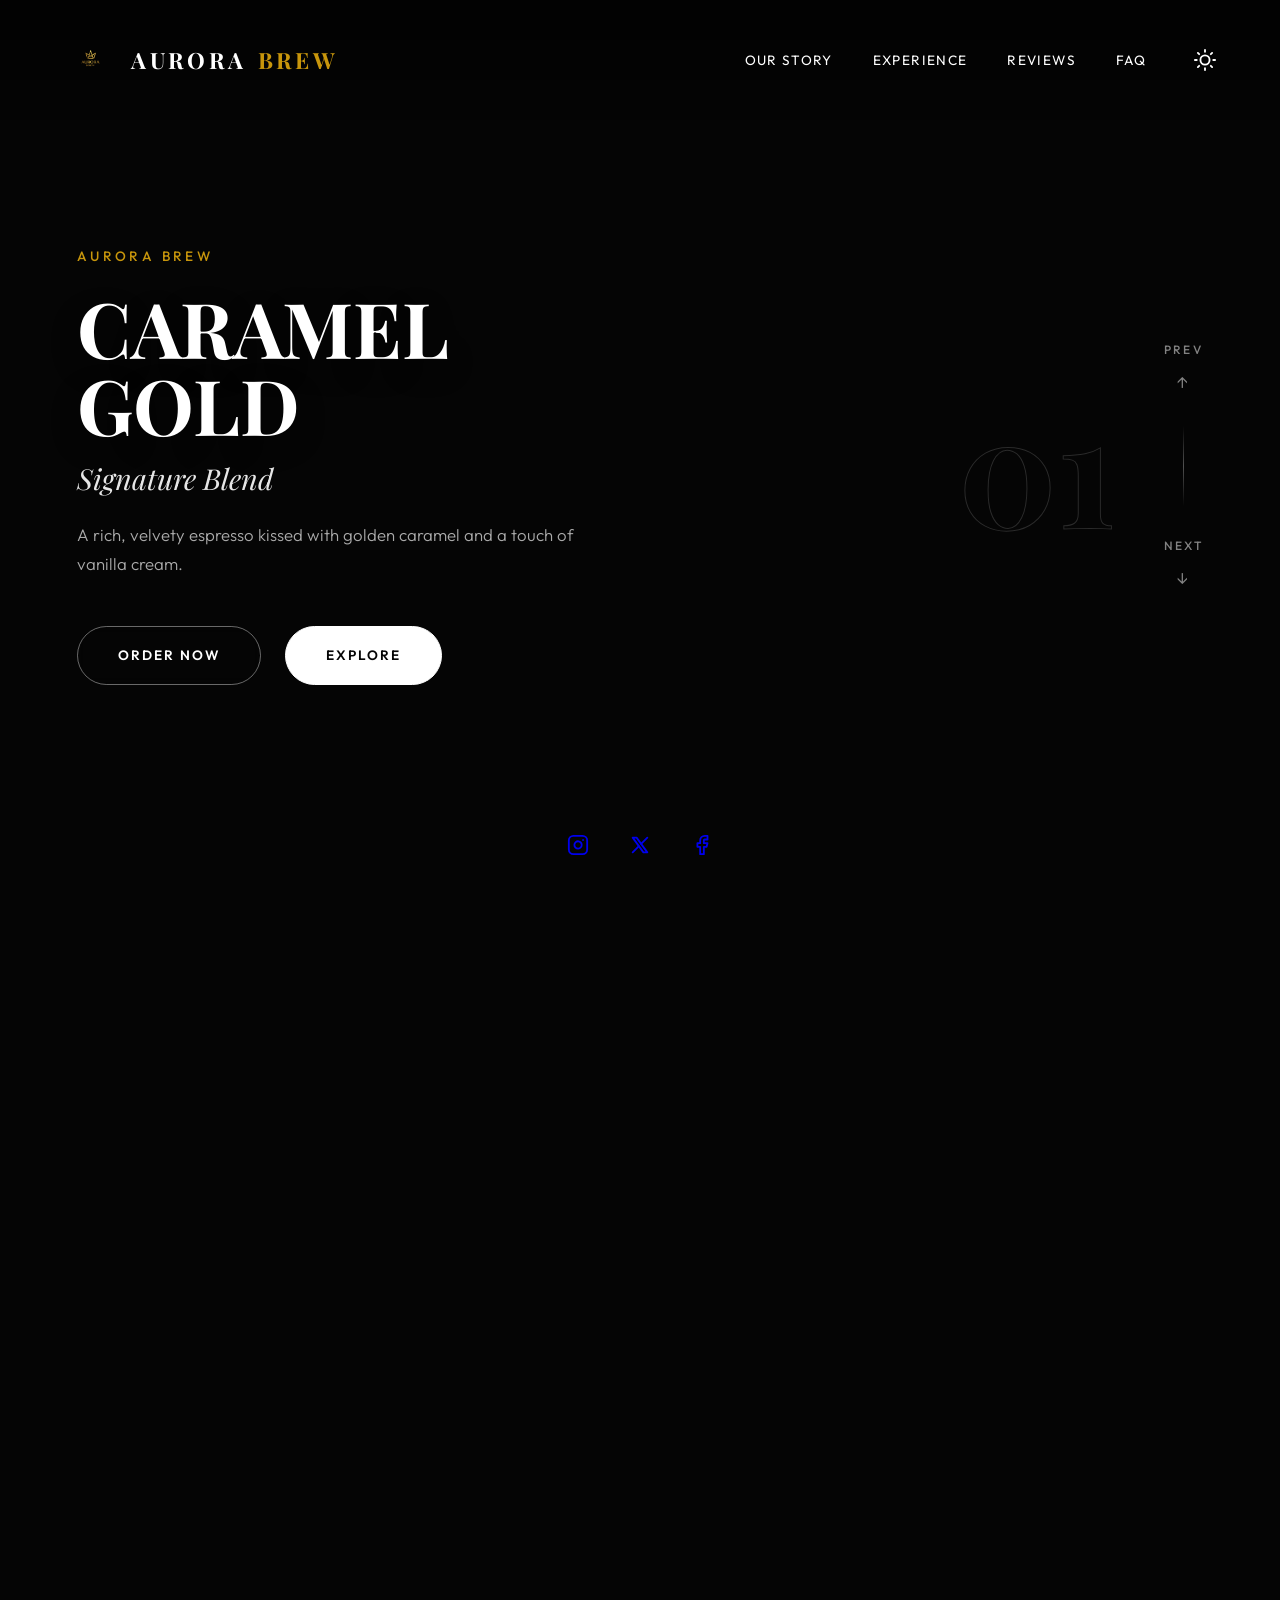
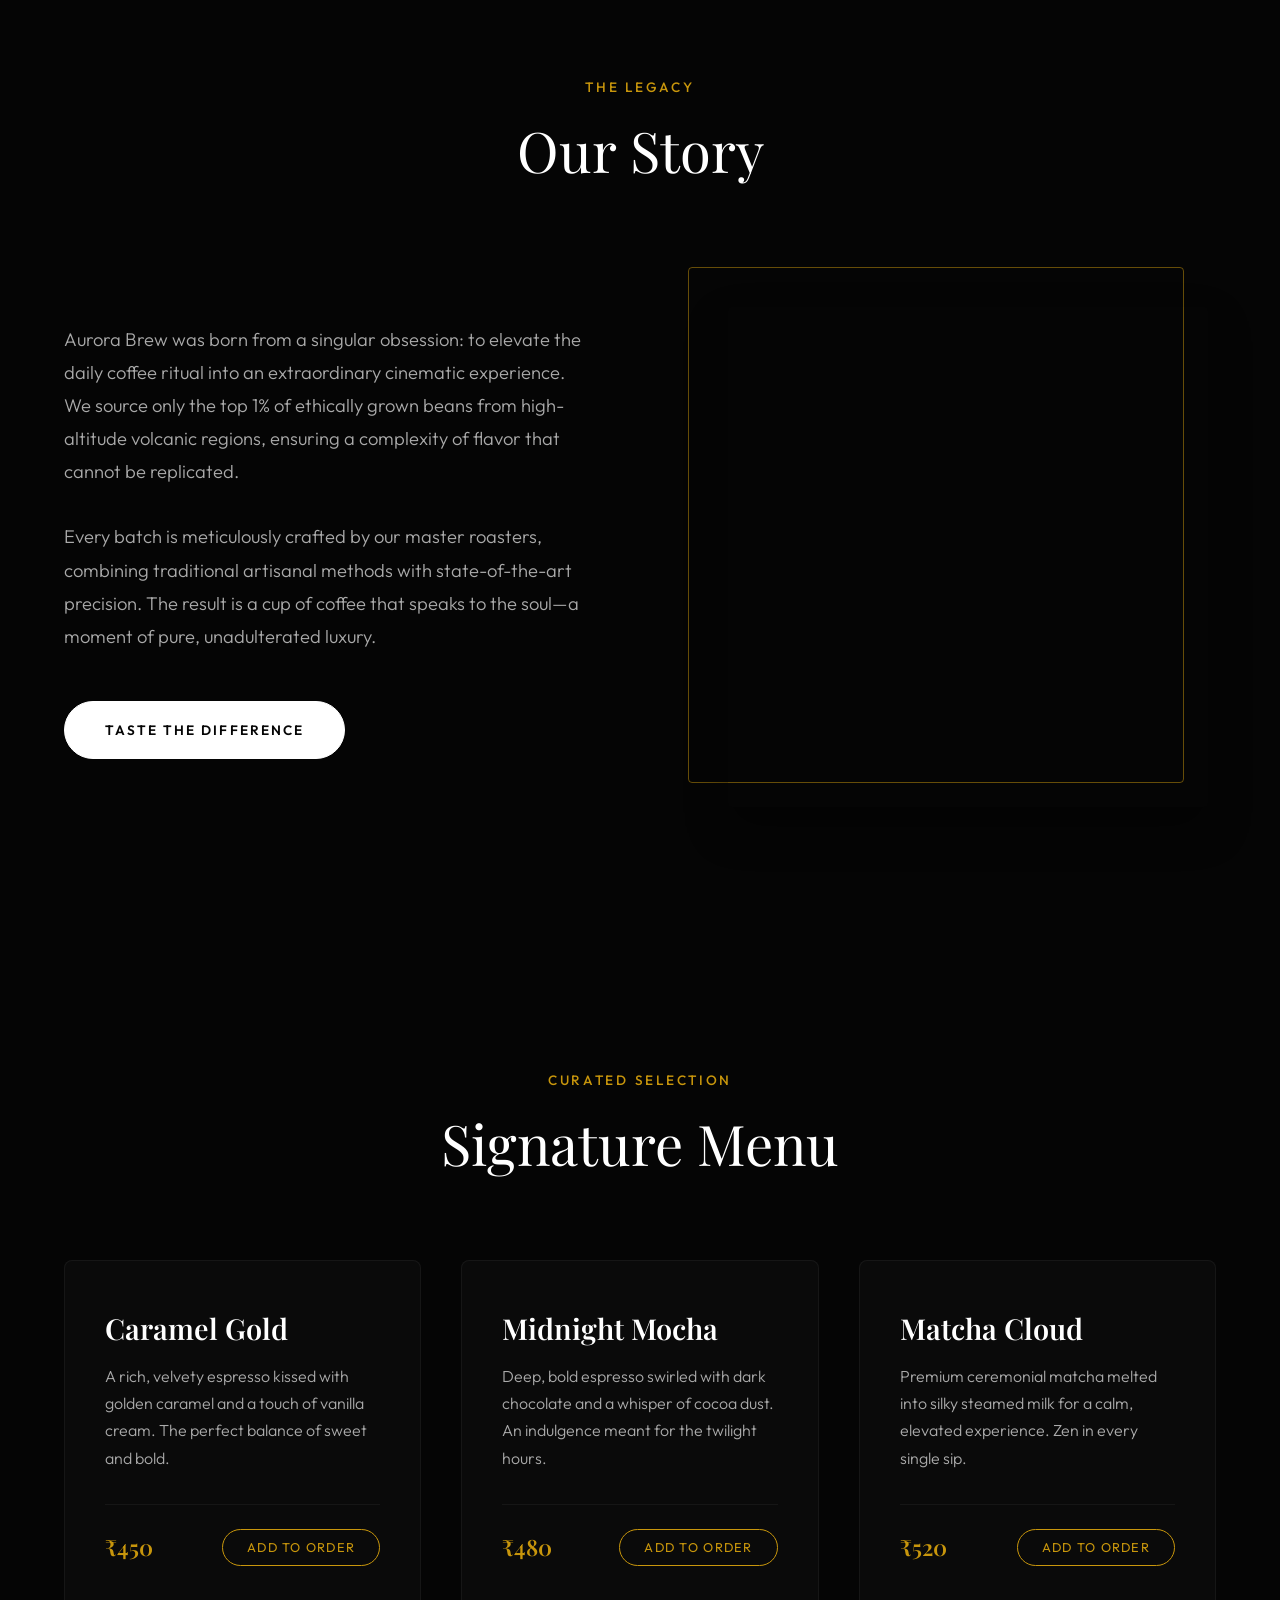
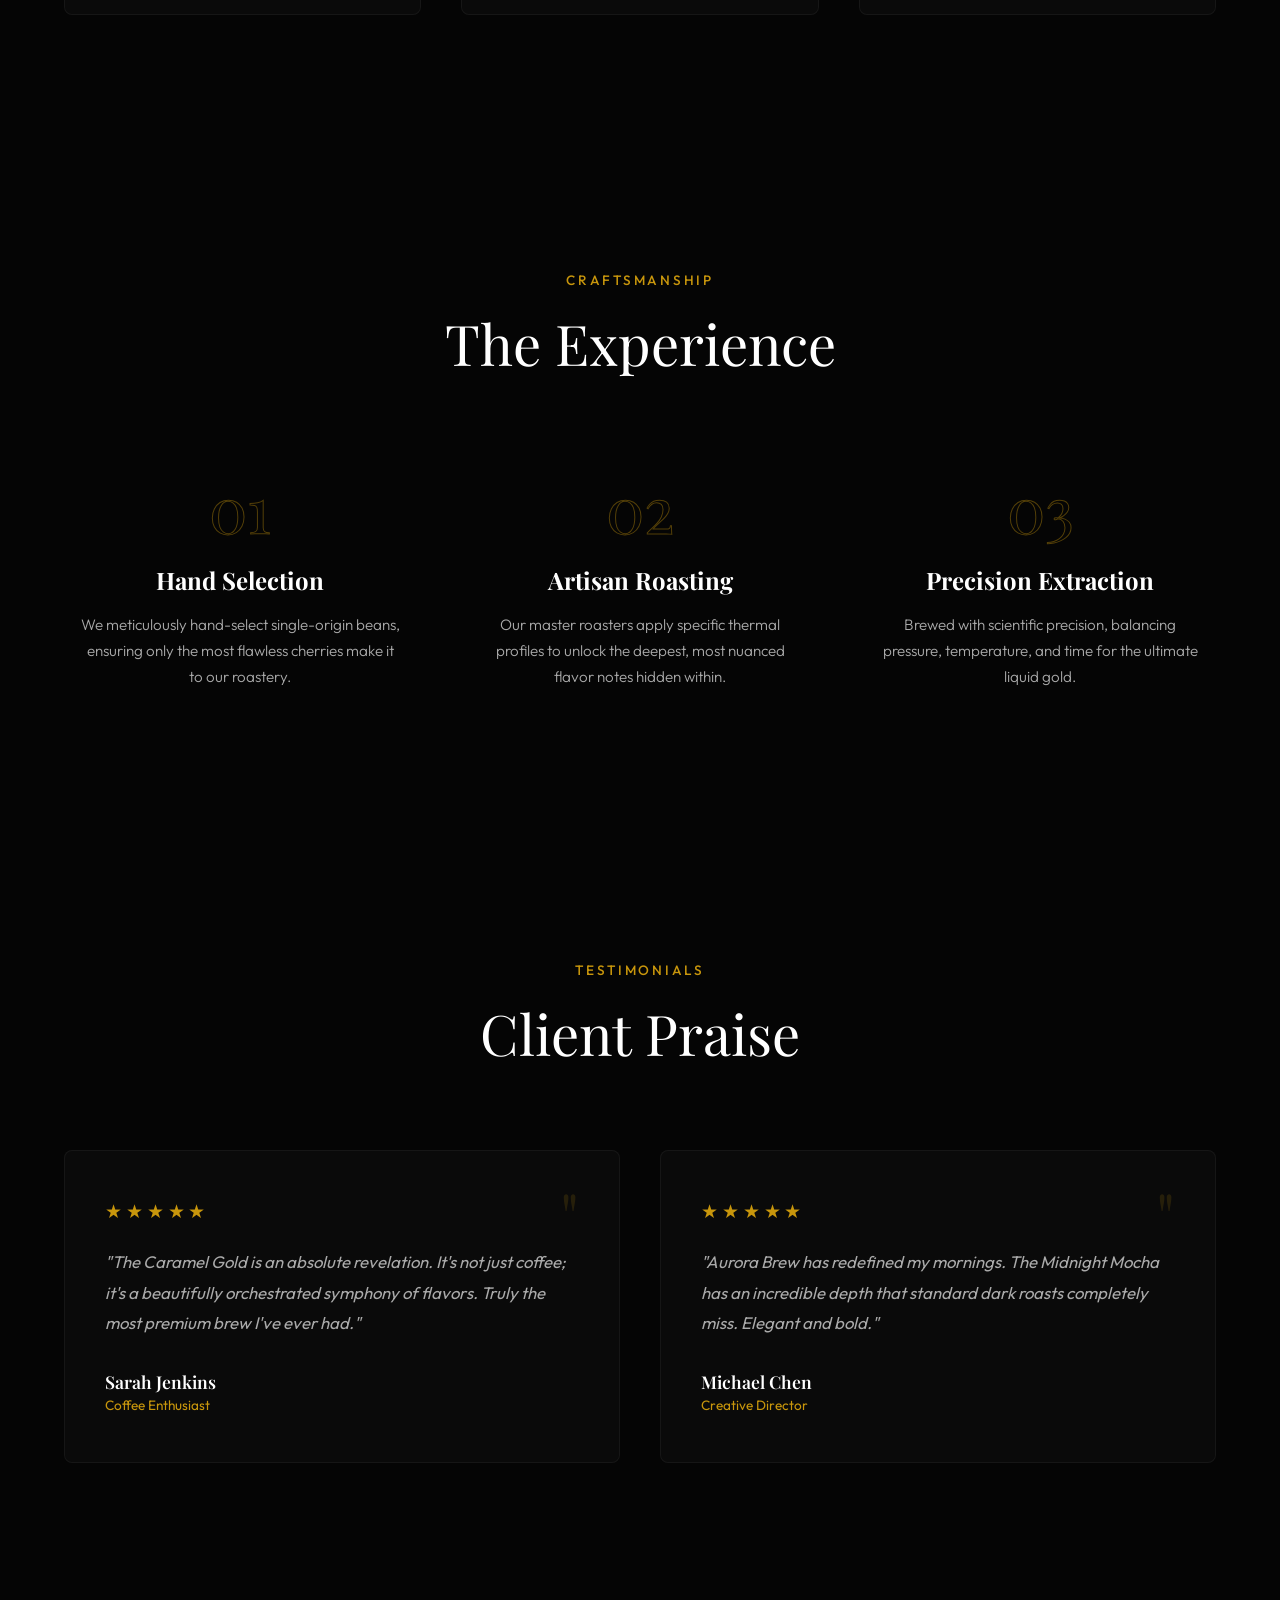
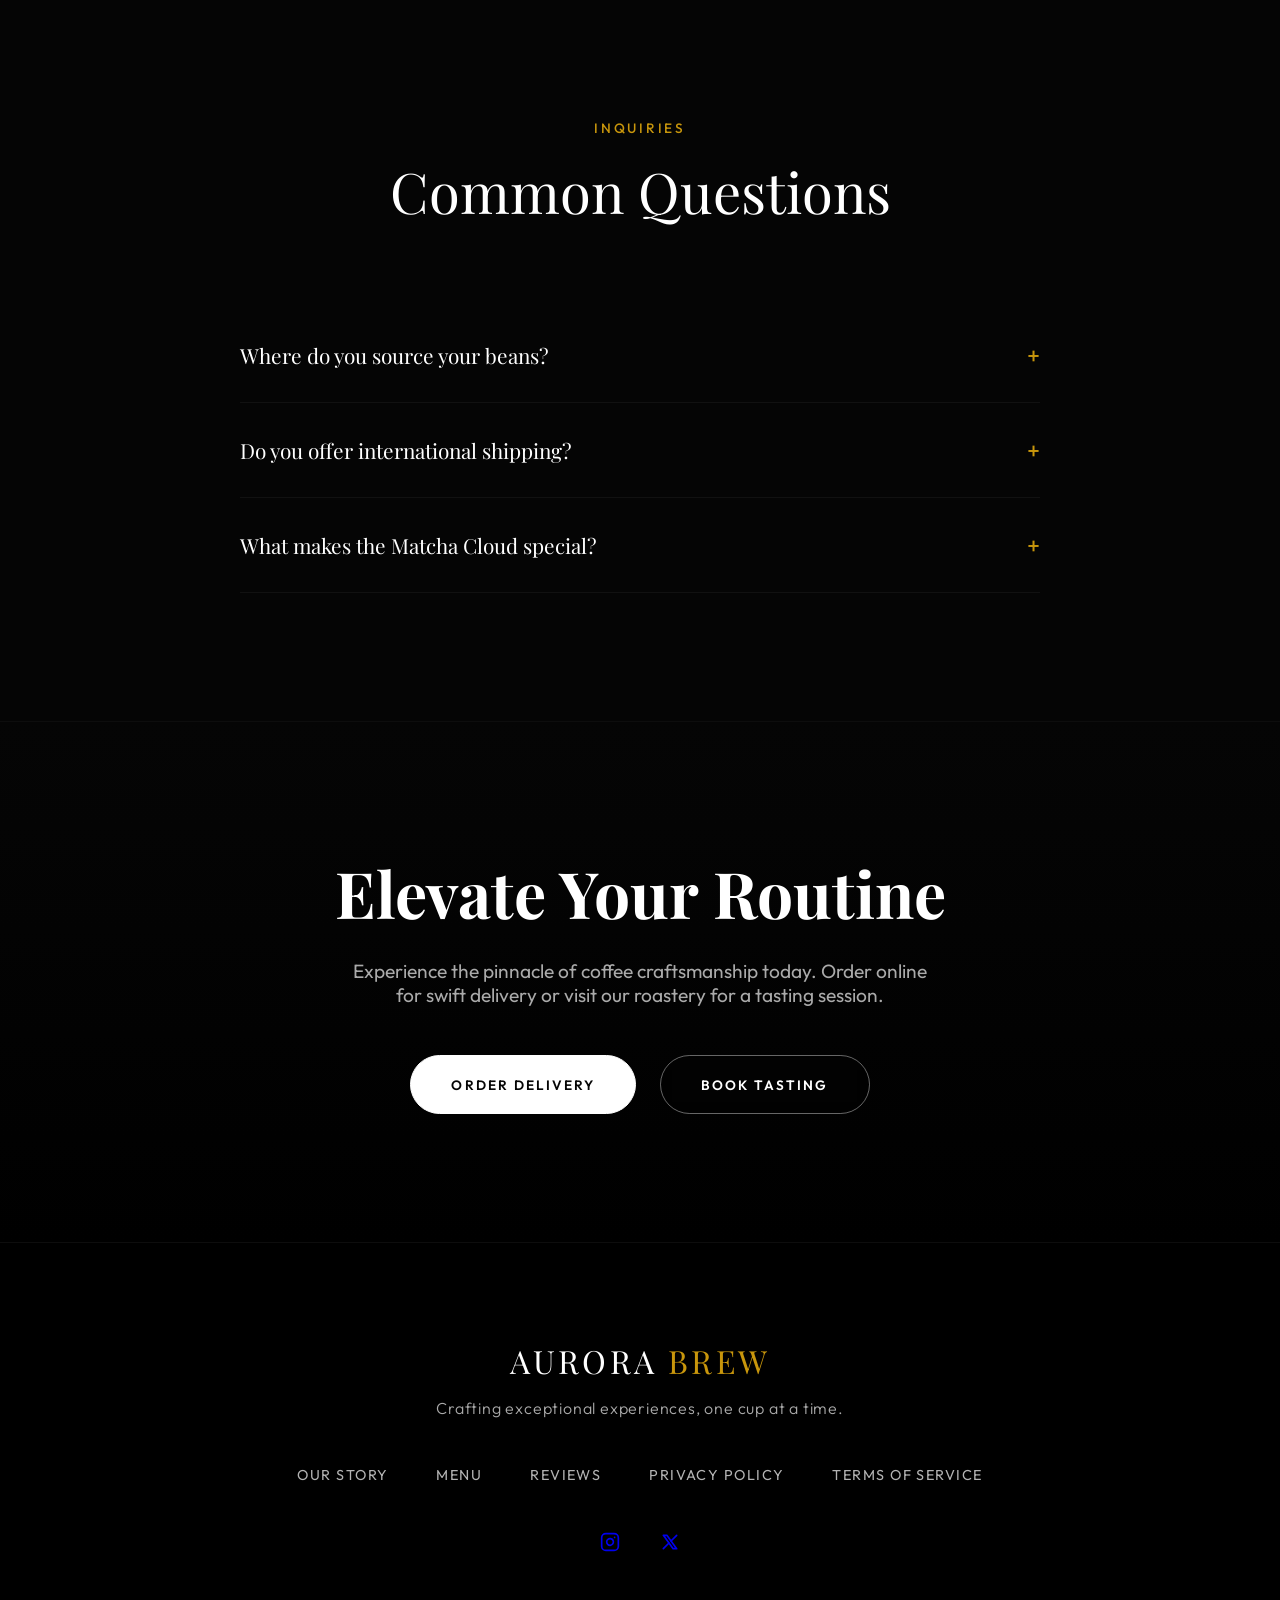
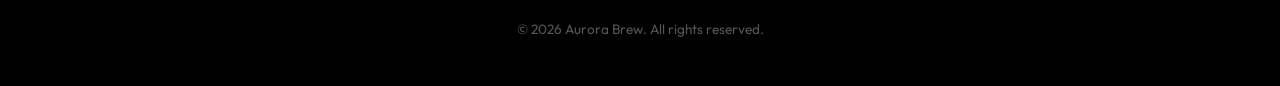
<file: Coffie-shop/index.html>
<!DOCTYPE html>
<html lang="en">

<head>
    <meta charset="UTF-8">
    <meta name="viewport" content="width=device-width, initial-scale=1.0">
    <title>Aurora Brew | Premium Coffee Experience</title>
    <!-- Modern Premium Fonts -->
    <link
        href="https://fonts.googleapis.com/css2?family=Outfit:wght@300;400;500;600&family=Playfair+Display:ital,wght@0,400;0,600;0,700;1,400&display=swap"
        rel="stylesheet">
    <link rel="icon" type="image/png" href="logo.png" sizes="32x32">
    <link rel="apple-touch-icon" href="logo.png">

    <style>
        :root {
            --gold: #C8960C;
            --gold-light: #E6B94A;
            --gold-gradient: linear-gradient(135deg, var(--gold-light), var(--gold));
            --bg-dark: #050505;
            --bg-card: #0a0a0a;
            --text-main: #ffffff;
            --text-muted: #aaaaaa;
            --font-heading: 'Playfair Display', serif;
            --font-body: 'Outfit', sans-serif;
            --glass-bg: rgba(10, 10, 10, 0.6);
            --glass-border: rgba(255, 255, 255, 0.05);
        }

        body.light-mode {
            --bg-dark: #fafafa;
            --bg-card: #ffffff;
            --text-main: #111111;
            --text-muted: #555555;
            --glass-bg: rgba(255, 255, 255, 0.8);
            --glass-border: rgba(0, 0, 0, 0.05);
        }

        * {
            margin: 0;
            padding: 0;
            box-sizing: border-box;
        }

        html {
            scroll-behavior: smooth;
        }

        body {
            background-color: var(--bg-dark);
            color: var(--text-main);
            font-family: var(--font-body);
            overflow-x: hidden;
            transition: background-color 0.5s ease, color 0.5s ease;
        }

        ::selection {
            background: var(--gold);
            color: #000;
        }

        /* Preloader */
        #preloader {
            position: fixed;
            inset: 0;
            background: var(--bg-dark);
            z-index: 9999;
            display: flex;
            align-items: center;
            justify-content: center;
            flex-direction: column;
            transition: opacity 0.8s ease, visibility 0.8s;
        }

        #preloader.hide {
            opacity: 0;
            visibility: hidden;
        }

        .loader-brand {
            font-family: var(--font-heading);
            font-size: 2.5rem;
            letter-spacing: 0.2em;
            margin-bottom: 2rem;
            color: var(--text-main);
            text-transform: uppercase;
        }

        .loader-brand span {
            color: var(--gold);
        }

        .loader-bar-container {
            width: 250px;
            height: 2px;
            background: rgba(255, 255, 255, 0.1);
            border-radius: 2px;
            overflow: hidden;
        }

        body.light-mode .loader-bar-container {
            background: rgba(0, 0, 0, 0.1);
        }

        #loader-bar {
            height: 100%;
            width: 0%;
            background: var(--gold-gradient);
            transition: width 0.1s linear;
        }

        #loader-text {
            margin-top: 1.5rem;
            font-size: 0.85rem;
            color: var(--text-muted);
            letter-spacing: 0.1em;
            text-transform: uppercase;
            font-weight: 500;
        }

        /* Navbar */
        .navbar {
            position: fixed;
            top: 0;
            left: 0;
            width: 100%;
            display: flex;
            justify-content: space-between;
            align-items: center;
            padding: 2rem 5%;
            z-index: 100;
            background: linear-gradient(to bottom, rgba(0, 0, 0, 0.6), transparent);
            transition: all 0.4s ease;
        }

        .navbar.scrolled {
            background: var(--glass-bg);
            backdrop-filter: blur(12px);
            -webkit-backdrop-filter: blur(12px);
            padding: 1.2rem 5%;
            border-bottom: 1px solid var(--glass-border);
        }

        .nav-brand {
            display: inline-flex;
            align-items: center;
            gap: 0.7rem;
            font-family: var(--font-heading);
            font-weight: 700;
            font-size: 1.4rem;
            letter-spacing: 0.15em;
            color: var(--text-main);
            text-decoration: none;
        }

        .nav-brand-logo {
            width: 56px;
            height: 56px;
            object-fit: contain;
            border-radius: 50%;
        }

        .nav-brand span {
            color: var(--gold);
        }

        .nav-right {
            display: flex;
            align-items: center;
            gap: 3rem;
        }

        .nav-links {
            display: flex;
            gap: 2.5rem;
        }

        .nav-links a {
            color: var(--text-main);
            text-decoration: none;
            font-size: 0.85rem;
            font-weight: 400;
            letter-spacing: 0.1em;
            position: relative;
            text-transform: uppercase;
            transition: color 0.3s ease;
        }

        .nav-links a:hover,
        .nav-links a.active {
            color: var(--gold);
        }

        .nav-links a.active::after {
            content: '';
            position: absolute;
            bottom: -6px;
            left: 0;
            width: 100%;
            height: 1px;
            background: var(--gold);
            transform: scaleX(1);
            transform-origin: left;
        }

        .theme-toggle {
            background: none;
            border: none;
            color: var(--text-main);
            cursor: pointer;
            display: flex;
            align-items: center;
            justify-content: center;
            transition: color 0.3s ease;
        }

        .theme-toggle:hover {
            color: var(--gold);
        }

        /* Hero Section */
        #hero-container {
            height: 350vh;
            position: relative;
        }

        .sticky-hero {
            position: sticky;
            top: 0;
            height: 100vh;
            width: 100vw;
            overflow: hidden;
            background: var(--bg-dark);
        }

        #hero-canvas {
            position: absolute;
            top: 0;
            left: 0;
            width: 100%;
            height: 100%;
            object-fit: cover;
            z-index: 1;
            opacity: 0.8;
            transition: opacity 0.5s ease;
        }

        body.light-mode #hero-canvas {
            opacity: 0.9;
            mix-blend-mode: multiply;
        }

        .hero-overlay {
            position: absolute;
            inset: 0;
            z-index: 2;
            display: flex;
            justify-content: space-between;
            padding: 0 6%;
            pointer-events: none;
        }

        .hero-overlay>* {
            pointer-events: auto;
        }

        /* Hero Text (Left) */
        .hero-left {
            display: flex;
            flex-direction: column;
            justify-content: center;
            max-width: 500px;
            transition: opacity 0.5s ease, transform 0.5s ease;
            margin-top: 2rem;
        }

        .hero-left.fade-out {
            opacity: 0;
            transform: translateX(-20px);
        }

        .brand-small {
            font-family: var(--font-body);
            font-size: 0.85rem;
            font-weight: 500;
            letter-spacing: 0.25em;
            color: var(--gold);
            margin-bottom: 1.5rem;
            text-transform: uppercase;
        }

        .hero-left h1 {
            font-family: var(--font-heading);
            font-size: clamp(2.4rem, 6vw, 5rem);
            font-weight: 700;
            line-height: 1;
            margin: 0 0 1rem 0;
            text-transform: uppercase;
            color: var(--text-main);
            text-shadow: 0 10px 30px rgba(0, 0, 0, 0.3);
        }

        .hero-left h3 {
            font-family: var(--font-heading);
            font-style: italic;
            font-size: clamp(1rem, 3.2vw, 1.8rem);
            font-weight: 400;
            color: var(--text-main);
            opacity: 0.9;
            margin: 0 0 1.5rem 0;
        }

        .hero-left p {
            font-size: 1.05rem;
            line-height: 1.7;
            color: var(--text-muted);
            margin: 0 0 3rem 0;
            font-weight: 300;
        }

        .cta-group {
            display: flex;
            gap: 1.5rem;
        }

        .btn {
            padding: 1.2rem 2.5rem;
            border-radius: 50px;
            font-family: var(--font-body);
            font-weight: 600;
            font-size: 0.85rem;
            letter-spacing: 0.15em;
            cursor: pointer;
            transition: all 0.4s cubic-bezier(0.165, 0.84, 0.44, 1);
            text-transform: uppercase;
            text-decoration: none;
            display: inline-block;
            text-align: center;
        }

        .btn-primary {
            background: transparent;
            color: var(--text-main);
            border: 1px solid rgba(255, 255, 255, 0.4);
            backdrop-filter: blur(5px);
        }

        body.light-mode .btn-primary {
            border-color: rgba(0, 0, 0, 0.4);
        }

        .btn-primary:hover {
            background: var(--text-main);
            color: var(--bg-dark);
            transform: translateY(-3px);
            box-shadow: 0 10px 20px rgba(0, 0, 0, 0.1);
        }

        .btn-secondary {
            background: var(--text-main);
            color: var(--bg-dark);
            border: 1px solid var(--text-main);
        }

        .btn-secondary:hover {
            background: var(--gold);
            color: #fff;
            border-color: var(--gold);
            transform: translateY(-3px);
            box-shadow: 0 10px 20px rgba(200, 150, 12, 0.3);
        }

        /* Hero Navigation (Right) */
        .hero-right {
            display: flex;
            align-items: center;
            gap: 3rem;
            margin-top: 2rem;
        }

        .nav-number {
            font-family: var(--font-heading);
            font-size: clamp(3rem, 12vw, 12rem);
            font-weight: 700;
            color: transparent;
            -webkit-text-stroke: 1px rgba(255, 255, 255, 0.15);
            transition: opacity 0.5s ease, transform 0.5s ease;
            line-height: 1;
        }

        body.light-mode .nav-number {
            -webkit-text-stroke: 1px rgba(0, 0, 0, 0.1);
        }

        .nav-number.fade-out {
            opacity: 0;
            transform: translateY(-20px);
        }

        .nav-controls {
            display: flex;
            flex-direction: column;
            align-items: center;
            gap: 2rem;
            position: relative;
        }

        .nav-btn {
            background: transparent;
            border: none;
            color: var(--text-main);
            font-family: var(--font-body);
            font-size: 0.75rem;
            font-weight: 500;
            letter-spacing: 0.2em;
            cursor: pointer;
            display: flex;
            flex-direction: column;
            align-items: center;
            gap: 0.8rem;
            transition: all 0.3s;
            opacity: 0.5;
            text-transform: uppercase;
        }

        .nav-btn:hover {
            color: var(--gold);
            opacity: 1;
            transform: scale(1.05);
        }

        .nav-btn span {
            font-size: 1.2rem;
            font-weight: 300;
        }

        .nav-divider {
            width: 1px;
            height: 80px;
            background: linear-gradient(to bottom, transparent, rgba(255, 255, 255, 0.3), transparent);
        }

        body.light-mode .nav-divider {
            background: linear-gradient(to bottom, transparent, rgba(0, 0, 0, 0.2), transparent);
        }

        #variant-loader {
            position: absolute;
            right: -40px;
            top: 50%;
            transform: translateY(-50%);
            display: none;
        }

        .spinner {
            width: 18px;
            height: 18px;
            border: 2px solid rgba(200, 150, 12, 0.2);
            border-top-color: var(--gold);
            border-radius: 50%;
            animation: spin 0.8s linear infinite;
        }

        @keyframes spin {
            100% {
                transform: rotate(360deg);
            }
        }

        /* Social Icons (Bottom) */
        .hero-bottom {
            position: absolute;
            bottom: 2.5rem;
            left: 50%;
            transform: translateX(-50%);
            display: flex;
            gap: 2.5rem;
        }

        .social-icons a {
            color: var(--text-main);
            opacity: 0.4;
            transition: all 0.3s ease;
            display: flex;
            align-items: center;
            justify-content: center;
        }

        .social-icons a:hover {
            color: var(--gold);
            opacity: 1;
            transform: translateY(-3px);
        }

        /* Below Hero Sections */
        .section {
            padding: 8rem 5%;
            max-width: 1400px;
            margin: 0 auto;
            position: relative;
        }

        .section-header {
            text-align: center;
            margin-bottom: 5rem;
        }

        .section-subtitle {
            font-size: 0.85rem;
            color: var(--gold);
            letter-spacing: 0.2em;
            text-transform: uppercase;
            margin-bottom: 1rem;
            font-weight: 500;
        }

        .section-title {
            font-family: var(--font-heading);
            font-size: 3.5rem;
            color: var(--text-main);
            font-weight: 400;
        }

        /* Animations */
        .animate-up {
            opacity: 0;
            transform: translateY(40px);
            transition: opacity 0.8s cubic-bezier(0.165, 0.84, 0.44, 1), transform 0.8s cubic-bezier(0.165, 0.84, 0.44, 1);
        }

        .animate-up.visible {
            opacity: 1;
            transform: translateY(0);
        }

        .delay-1 {
            transition-delay: 0.1s;
        }

        .delay-2 {
            transition-delay: 0.2s;
        }

        .delay-3 {
            transition-delay: 0.3s;
        }

        /* Our Story */
        .story-container {
            display: grid;
            grid-template-columns: 1fr 1fr;
            gap: 6rem;
            align-items: center;
        }

        .story-text p {
            font-size: 1.15rem;
            line-height: 1.8;
            color: var(--text-muted);
            margin-bottom: 2rem;
            font-weight: 300;
        }

        .story-image-wrap {
            position: relative;
            border-radius: 4px;
            padding: 1.5rem;
        }

        .story-image-wrap::before {
            content: '';
            position: absolute;
            top: 0;
            left: 0;
            right: 2rem;
            bottom: 2rem;
            border: 1px solid var(--gold);
            border-radius: 4px;
            z-index: 0;
            opacity: 0.5;
        }

        .story-image {
            width: 100%;
            height: 500px;
            background: url('https://images.unsplash.com/photo-1497935586351-b67a49e012bf?ixlib=rb-4.0.3&auto=format&fit=crop&w=800&q=80') center/cover;
            border-radius: 4px;
            position: relative;
            z-index: 1;
            box-shadow: 0 20px 40px rgba(0, 0, 0, 0.4);
            transform: translate(1rem, 1rem);
        }

        /* Signature Menu */
        .menu-grid {
            display: grid;
            grid-template-columns: repeat(auto-fit, minmax(350px, 1fr));
            gap: 2.5rem;
        }

        .menu-card {
            background: var(--bg-card);
            padding: 3rem 2.5rem;
            border-radius: 8px;
            border: 1px solid var(--glass-border);
            transition: all 0.4s ease;
            position: relative;
            overflow: hidden;
        }

        .menu-card::before {
            content: '';
            position: absolute;
            top: 0;
            left: 0;
            width: 100%;
            height: 3px;
            background: var(--gold-gradient);
            transform: scaleX(0);
            transform-origin: left;
            transition: transform 0.4s ease;
        }

        .menu-card:hover {
            transform: translateY(-10px);
            box-shadow: 0 20px 40px rgba(0, 0, 0, 0.2);
            border-color: rgba(200, 150, 12, 0.2);
        }

        body.light-mode .menu-card:hover {
            box-shadow: 0 20px 40px rgba(0, 0, 0, 0.05);
        }

        .menu-card:hover::before {
            transform: scaleX(1);
        }

        .menu-name {
            font-family: var(--font-heading);
            font-size: 1.8rem;
            color: var(--text-main);
            margin-bottom: 1rem;
            font-weight: 600;
        }

        .menu-desc {
            font-size: 1rem;
            color: var(--text-muted);
            margin-bottom: 2rem;
            line-height: 1.7;
            font-weight: 300;
        }

        .menu-bottom {
            display: flex;
            justify-content: space-between;
            align-items: center;
            border-top: 1px solid var(--glass-border);
            padding-top: 1.5rem;
        }

        .menu-price {
            color: var(--gold);
            font-weight: 600;
            font-size: 1.4rem;
            font-family: var(--font-heading);
        }

        .btn-sm {
            background: transparent;
            border: 1px solid var(--gold);
            color: var(--gold);
            padding: 0.6rem 1.5rem;
            border-radius: 50px;
            cursor: pointer;
            transition: all 0.3s;
            font-family: var(--font-body);
            font-size: 0.8rem;
            text-transform: uppercase;
            letter-spacing: 0.1em;
        }

        .btn-sm:hover {
            background: var(--gold);
            color: #fff;
        }

        /* The Experience */
        .process-steps {
            display: grid;
            grid-template-columns: repeat(3, 1fr);
            gap: 3rem;
            position: relative;
        }

        .process-steps::after {
            content: '';
            position: absolute;
            top: 3rem;
            left: 10%;
            right: 10%;
            height: 1px;
            background: dashed 1px var(--glass-border);
            z-index: 0;
        }

        .step {
            text-align: center;
            position: relative;
            z-index: 1;
            background: var(--bg-dark);
            padding: 1rem;
        }

        .step-number {
            font-family: var(--font-heading);
            font-size: 4rem;
            color: transparent;
            -webkit-text-stroke: 1px var(--gold);
            opacity: 0.4;
            margin-bottom: 1.5rem;
            line-height: 1;
        }

        .step-title {
            font-family: var(--font-heading);
            font-size: 1.5rem;
            margin-bottom: 1rem;
            color: var(--text-main);
        }

        .step-desc {
            color: var(--text-muted);
            line-height: 1.7;
            font-size: 0.95rem;
            font-weight: 300;
        }

        /* Reviews */
        .reviews-grid {
            display: grid;
            grid-template-columns: repeat(auto-fit, minmax(300px, 1fr));
            gap: 2.5rem;
        }

        .review-card {
            background: var(--bg-card);
            padding: 3rem 2.5rem;
            border-radius: 8px;
            border: 1px solid var(--glass-border);
            position: relative;
        }

        .quote-icon {
            position: absolute;
            top: 2rem;
            right: 2.5rem;
            font-family: var(--font-heading);
            font-size: 4rem;
            color: var(--gold);
            opacity: 0.15;
            line-height: 1;
        }

        .stars {
            color: var(--gold);
            margin-bottom: 1.5rem;
            font-size: 1.2rem;
            letter-spacing: 0.2em;
        }

        .review-text {
            font-style: italic;
            color: var(--text-muted);
            margin-bottom: 2rem;
            line-height: 1.8;
            font-size: 1.05rem;
        }

        .review-author {
            font-family: var(--font-heading);
            font-weight: 600;
            font-size: 1.1rem;
            color: var(--text-main);
        }

        .review-role {
            font-size: 0.85rem;
            color: var(--gold);
            margin-top: 0.2rem;
        }

        /* FAQ */
        .faq-container {
            max-width: 800px;
            margin: 0 auto;
        }

        .faq-item {
            border-bottom: 1px solid var(--glass-border);
            padding: 2rem 0;
        }

        .faq-q {
            font-family: var(--font-heading);
            font-weight: 400;
            font-size: 1.3rem;
            cursor: pointer;
            display: flex;
            justify-content: space-between;
            align-items: center;
            color: var(--text-main);
            transition: color 0.3s;
        }

        .faq-q:hover {
            color: var(--gold);
        }

        .faq-q::after {
            content: '+';
            color: var(--gold);
            font-size: 1.5rem;
            font-family: var(--font-body);
            transition: transform 0.3s ease;
        }

        .faq-item.active .faq-q::after {
            transform: rotate(45deg);
        }

        .faq-a {
            color: var(--text-muted);
            line-height: 1.8;
            margin-top: 1.5rem;
            font-weight: 300;
            display: none;
            font-size: 1.05rem;
        }

        /* Final CTA */
        .final-cta {
            text-align: center;
            padding: 8rem 5%;
            background: linear-gradient(to bottom, var(--bg-dark), #000000);
            border-top: 1px solid var(--glass-border);
        }

        body.light-mode .final-cta {
            background: linear-gradient(to bottom, var(--bg-dark), #ebebeb);
        }

        .final-cta h2 {
            font-family: var(--font-heading);
            font-size: 4rem;
            margin-bottom: 1.5rem;
            color: var(--text-main);
        }

        .final-cta p {
            color: var(--text-muted);
            font-size: 1.2rem;
            margin-bottom: 3rem;
            max-width: 600px;
            margin-left: auto;
            margin-right: auto;
        }

        /* Footer */
        footer {
            background: #000000;
            padding: 6rem 5% 3rem;
            text-align: center;
            border-top: 1px solid var(--glass-border);
        }

        body.light-mode footer {
            background: #ffffff;
        }

        .footer-logo {
            font-family: var(--font-heading);
            font-size: 2rem;
            color: var(--text-main);
            margin-bottom: 1rem;
            letter-spacing: 0.1em;
            text-transform: uppercase;
        }

        .footer-logo span {
            color: var(--gold);
        }

        .footer-tagline {
            color: var(--text-muted);
            margin-bottom: 3rem;
            font-weight: 300;
            letter-spacing: 0.05em;
        }

        .footer-links {
            display: flex;
            justify-content: center;
            gap: 3rem;
            margin-bottom: 3rem;
            flex-wrap: wrap;
        }

        .footer-links a {
            color: var(--text-main);
            text-decoration: none;
            font-size: 0.9rem;
            opacity: 0.7;
            transition: all 0.3s;
            text-transform: uppercase;
            letter-spacing: 0.1em;
        }

        .footer-links a:hover {
            opacity: 1;
            color: var(--gold);
        }

        .copyright {
            color: var(--text-muted);
            font-size: 0.85rem;
            margin-top: 4rem;
            opacity: 0.5;
        }

        /* Mobile Responsive */
        @media (max-width: 1024px) {
            .hero-left h1 {
                font-size: 4rem;
            }

            .nav-number {
                font-size: 8rem;
            }

            .story-container {
                gap: 3rem;
            }

            .process-steps {
                grid-template-columns: 1fr;
                gap: 4rem;
            }

            .process-steps::after {
                display: none;
            }
        }

        @media (max-width: 768px) {
            .navbar {
                padding: 1.5rem 5%;
            }

            .nav-brand {
                gap: 0.5rem;
                font-size: 1.2rem;
            }

            .nav-brand-logo {
                width: 46px;
                height: 46px;
            }

            .nav-links {
                display: none;
            }

            /* Mobile nav toggle visibility */
            .menu-toggle {
                display: inline-flex;
            }

            .hero-overlay {
                flex-direction: column;
                justify-content: center;
                padding-top: 5rem;
            }

            .hero-left {
                margin-top: 0;
                text-align: center;
                align-items: center;
            }

            .hero-left h1 {
                font-size: 3rem;
            }

            .hero-left h3 {
                font-size: 1.4rem;
            }

            /* Move PREV/NEXT to bottom center on mobile */
            .hero-right {
                position: absolute;
                left: 50%;
                bottom: 3.5rem;
                top: auto;
                transform: translateX(-50%);
                flex-direction: column;
                gap: 0.6rem;
                align-items: center;
            }

            .nav-number {
                font-size: clamp(1.6rem, 8vw, 4rem);
            }

            .nav-divider {
                height: 18px;
                width: 40px;
            }

            .hero-bottom {
                display: none;
            }

            /* Hide social on hero mobile for space */

            .section {
                padding: 4rem 5%;
            }

            .section-title {
                font-size: 2.5rem;
            }

            .story-container {
                grid-template-columns: 1fr;
            }

            .story-image {
                height: 350px;
            }

            .final-cta h2 {
                font-size: 2.5rem;
            }

            /* Stack CTA buttons vertically on small screens */
            .cta-group {
                flex-direction: column;
                gap: 1rem;
                align-items: center;
            }

            .cta-group .btn {
                width: 100%;
                max-width: 320px;
            }

            /* Ensure nav controls are easier to tap */
            .nav-controls {
                flex-direction: row;
                gap: 1rem;
            }

            .nav-btn {
                padding: 0.8rem 1.2rem;
                border-radius: 12px;
                font-size: 0.85rem;
            }
        }

        /* Mobile nav styles (hidden by default) */
        .menu-toggle {
            display: none;
            background: none;
            border: none;
            cursor: pointer;
            color: var(--text-main);
        }

        .mobile-nav {
            position: fixed;
            top: 0;
            right: 0;
            bottom: 0;
            left: 0;
            background: rgba(0,0,0,0.9);
            z-index: 200;
            display: none;
            flex-direction: column;
            align-items: center;
            justify-content: center;
            gap: 1.5rem;
            padding: 2rem;
        }

        .mobile-nav.show {
            display: flex;
        }

        .mobile-nav a {
            color: var(--text-main);
            font-size: 1.2rem;
            text-transform: uppercase;
            letter-spacing: 0.12em;
            text-decoration: none;
        }
    </style>
</head>

<body>

    <!-- Preloader -->
    <div id="preloader">
        <h1 class="loader-brand">AURORA <span>BREW</span></h1>
        <div class="loader-bar-container">
            <div id="loader-bar"></div>
        </div>
        <div id="loader-text">Loading 0%</div>
    </div>

    <!-- Navbar -->
    <nav class="navbar">
        <a href="#" class="nav-brand">
            <img src="logo.png" alt="Aurora Brew logo" class="nav-brand-logo">
            AURORA <span>BREW</span>
        </a>
        <div class="nav-right">
            <div class="nav-links">
                <a href="#story">Our Story</a>
                <a href="#menu">Experience</a>
                <a href="#reviews">Reviews</a>
                <a href="#faq">FAQ</a>
            </div>
            <button id="menu-toggle" class="menu-toggle" aria-label="Open Menu">
                <svg viewBox="0 0 24 24" width="22" height="22" stroke="currentColor" stroke-width="2" fill="none" stroke-linecap="round" stroke-linejoin="round"><path d="M3 6h18M3 12h18M3 18h18"></path></svg>
            </button>
            <button id="theme-toggle" class="theme-toggle" aria-label="Toggle Theme">
                <!-- Sun Icon Default -->
                <svg viewBox="0 0 24 24" width="22" height="22" stroke="currentColor" stroke-width="2" fill="none"
                    stroke-linecap="round" stroke-linejoin="round">
                    <circle cx="12" cy="12" r="5"></circle>
                    <line x1="12" y1="1" x2="12" y2="3"></line>
                    <line x1="12" y1="21" x2="12" y2="23"></line>
                    <line x1="4.22" y1="4.22" x2="5.64" y2="5.64"></line>
                    <line x1="18.36" y1="18.36" x2="19.78" y2="19.78"></line>
                    <line x1="1" y1="12" x2="3" y2="12"></line>
                    <line x1="21" y1="12" x2="23" y2="12"></line>
                    <line x1="4.22" y1="19.78" x2="5.64" y2="18.36"></line>
                    <line x1="18.36" y1="5.64" x2="19.78" y2="4.22"></line>
                </svg>
            </button>
        </div>
    </nav>

    <div class="mobile-nav" id="mobile-nav" aria-hidden="true">
        <a href="#story">Our Story</a>
        <a href="#menu">Experience</a>
        <a href="#reviews">Reviews</a>
        <a href="#faq">FAQ</a>
        <button id="mobile-close" class="menu-toggle" aria-label="Close Menu">Close</button>
    </div>

    <!-- Hero Section -->
    <section id="hero-container">
        <div class="sticky-hero">
            <canvas id="hero-canvas"></canvas>

            <div class="hero-overlay">
                <!-- Left Side Content -->
                <div class="hero-left">
                    <div class="brand-small">Aurora Brew</div>
                    <h1 id="variant-name">CARAMEL GOLD</h1>
                    <h3 id="variant-subtitle">Signature Blend</h3>
                    <p id="variant-desc">A rich, velvety espresso kissed with golden caramel and a touch of vanilla
                        cream.</p>
                    <div class="cta-group">
                        <a href="#menu" class="btn btn-primary">Order Now</a>
                        <a href="#story" class="btn btn-secondary">Explore</a>
                    </div>
                </div>

                <!-- Right Side Navigation -->
                <div class="hero-right">
                    <div class="nav-number" id="variant-number">01</div>
                    <div class="nav-controls">
                        <button id="prev-btn" class="nav-btn">PREV <span>↑</span></button>
                        <div class="nav-divider"></div>
                        <button id="next-btn" class="nav-btn">NEXT <span>↓</span></button>

                        <div id="variant-loader">
                            <div class="spinner"></div>
                        </div>
                    </div>
                </div>

                <!-- Bottom Social Icons -->
                <div class="hero-bottom">
                    <a href="#" aria-label="Instagram">
                        <svg viewBox="0 0 24 24" width="22" height="22" stroke="currentColor" stroke-width="2"
                            fill="none" stroke-linecap="round" stroke-linejoin="round">
                            <rect x="2" y="2" width="20" height="20" rx="5" ry="5"></rect>
                            <path d="M16 11.37A4 4 0 1 1 12.63 8 4 4 0 0 1 16 11.37z"></path>
                            <line x1="17.5" y1="6.5" x2="17.51" y2="6.5"></line>
                        </svg>
                    </a>
                    <a href="#" aria-label="X (Twitter)">
                        <svg viewBox="0 0 24 24" width="22" height="22" stroke="currentColor" stroke-width="2"
                            fill="none" stroke-linecap="round" stroke-linejoin="round">
                            <path d="M4 4l11.733 16h4.267l-11.733 -16z"></path>
                            <path d="M4 20l6.768 -6.768m2.46 -2.46l6.772 -6.772"></path>
                        </svg>
                    </a>
                    <a href="#" aria-label="Facebook">
                        <svg viewBox="0 0 24 24" width="22" height="22" stroke="currentColor" stroke-width="2"
                            fill="none" stroke-linecap="round" stroke-linejoin="round">
                            <path d="M18 2h-3a5 5 0 0 0-5 5v3H7v4h3v8h4v-8h3l1-4h-4V7a1 1 0 0 1 1-1h3z"></path>
                        </svg>
                    </a>
                </div>
            </div>
        </div>
    </section>

    <!-- Our Story -->
    <section id="story" class="section">
        <div class="section-header animate-up">
            <div class="section-subtitle">The Legacy</div>
            <h2 class="section-title">Our Story</h2>
        </div>
        <div class="story-container">
            <div class="story-text animate-up delay-1">
                <p>Aurora Brew was born from a singular obsession: to elevate the daily coffee ritual into an
                    extraordinary cinematic experience. We source only the top 1% of ethically grown beans from
                    high-altitude volcanic regions, ensuring a complexity of flavor that cannot be replicated.</p>
                <p>Every batch is meticulously crafted by our master roasters, combining traditional artisanal methods
                    with state-of-the-art precision. The result is a cup of coffee that speaks to the soul—a moment of
                    pure, unadulterated luxury.</p>
                <a href="#menu" class="btn btn-secondary" style="margin-top: 1rem;">Taste The Difference</a>
            </div>
            <div class="story-image-wrap animate-up delay-2">
                <div class="story-image"></div>
            </div>
        </div>
    </section>

    <!-- Signature Menu -->
    <section id="menu" class="section">
        <div class="section-header animate-up">
            <div class="section-subtitle">Curated Selection</div>
            <h2 class="section-title">Signature Menu</h2>
        </div>
        <div class="menu-grid">
            <div class="menu-card animate-up delay-1">
                <div class="menu-name">Caramel Gold</div>
                <p class="menu-desc">A rich, velvety espresso kissed with golden caramel and a touch of vanilla cream.
                    The perfect balance of sweet and bold.</p>
                <div class="menu-bottom">
                    <span class="menu-price">₹450</span>
                    <button class="btn-sm">Add to Order</button>
                </div>
            </div>
            <div class="menu-card animate-up delay-2">
                <div class="menu-name">Midnight Mocha</div>
                <p class="menu-desc">Deep, bold espresso swirled with dark chocolate and a whisper of cocoa dust. An
                    indulgence meant for the twilight hours.</p>
                <div class="menu-bottom">
                    <span class="menu-price">₹480</span>
                    <button class="btn-sm">Add to Order</button>
                </div>
            </div>
            <div class="menu-card animate-up delay-3">
                <div class="menu-name">Matcha Cloud</div>
                <p class="menu-desc">Premium ceremonial matcha melted into silky steamed milk for a calm, elevated
                    experience. Zen in every single sip.</p>
                <div class="menu-bottom">
                    <span class="menu-price">₹520</span>
                    <button class="btn-sm">Add to Order</button>
                </div>
            </div>
        </div>
    </section>

    <!-- The Experience -->
    <section class="section">
        <div class="section-header animate-up">
            <div class="section-subtitle">Craftsmanship</div>
            <h2 class="section-title">The Experience</h2>
        </div>
        <div class="process-steps">
            <div class="step animate-up delay-1">
                <div class="step-number">01</div>
                <h3 class="step-title">Hand Selection</h3>
                <p class="step-desc">We meticulously hand-select single-origin beans, ensuring only the most flawless
                    cherries make it to our roastery.</p>
            </div>
            <div class="step animate-up delay-2">
                <div class="step-number">02</div>
                <h3 class="step-title">Artisan Roasting</h3>
                <p class="step-desc">Our master roasters apply specific thermal profiles to unlock the deepest, most
                    nuanced flavor notes hidden within.</p>
            </div>
            <div class="step animate-up delay-3">
                <div class="step-number">03</div>
                <h3 class="step-title">Precision Extraction</h3>
                <p class="step-desc">Brewed with scientific precision, balancing pressure, temperature, and time for the
                    ultimate liquid gold.</p>
            </div>
        </div>
    </section>

    <!-- Reviews -->
    <section id="reviews" class="section">
        <div class="section-header animate-up">
            <div class="section-subtitle">Testimonials</div>
            <h2 class="section-title">Client Praise</h2>
        </div>
        <div class="reviews-grid">
            <div class="review-card animate-up delay-1">
                <div class="quote-icon">"</div>
                <div class="stars">★★★★★</div>
                <p class="review-text">"The Caramel Gold is an absolute revelation. It's not just coffee; it's a
                    beautifully orchestrated symphony of flavors. Truly the most premium brew I've ever had."</p>
                <div class="review-author">Sarah Jenkins</div>
                <div class="review-role">Coffee Enthusiast</div>
            </div>
            <div class="review-card animate-up delay-2">
                <div class="quote-icon">"</div>
                <div class="stars">★★★★★</div>
                <p class="review-text">"Aurora Brew has redefined my mornings. The Midnight Mocha has an incredible
                    depth that standard dark roasts completely miss. Elegant and bold."</p>
                <div class="review-author">Michael Chen</div>
                <div class="review-role">Creative Director</div>
            </div>
        </div>
    </section>

    <!-- FAQ -->
    <section id="faq" class="section">
        <div class="section-header animate-up">
            <div class="section-subtitle">Inquiries</div>
            <h2 class="section-title">Common Questions</h2>
        </div>
        <div class="faq-container animate-up delay-1">
            <div class="faq-item">
                <div class="faq-q">Where do you source your beans?</div>
                <div class="faq-a">We source exclusively from high-altitude, sustainable farms in Colombia, Ethiopia,
                    and Guatemala. We maintain direct trade relationships to ensure ethical practices.</div>
            </div>
            <div class="faq-item">
                <div class="faq-q">Do you offer international shipping?</div>
                <div class="faq-a">Currently, our premium whole bean selections can be shipped worldwide. However, our
                    signature crafted drinks are only available at our flagship locations.</div>
            </div>
            <div class="faq-item">
                <div class="faq-q">What makes the Matcha Cloud special?</div>
                <div class="faq-a">We use authentic ceremonial grade matcha imported directly from Uji, Japan, known for
                    its vibrant color, umami flavor, and lack of bitterness.</div>
            </div>
        </div>
    </section>

    <!-- Final CTA -->
    <section class="final-cta">
        <div class="animate-up">
            <h2>Elevate Your Routine</h2>
            <p>Experience the pinnacle of coffee craftsmanship today. Order online for swift delivery or visit our
                roastery for a tasting session.</p>
            <div class="cta-group" style="justify-content: center; margin-top: 2rem;">
                <a href="#menu" class="btn btn-secondary">Order Delivery</a>
                <a href="#" class="btn btn-primary">Book Tasting</a>
            </div>
        </div>
    </section>

    <!-- Footer -->
    <footer>
        <div class="footer-logo">AURORA <span>BREW</span></div>
        <div class="footer-tagline">Crafting exceptional experiences, one cup at a time.</div>
        <div class="footer-links">
            <a href="#story">Our Story</a>
            <a href="#menu">Menu</a>
            <a href="#reviews">Reviews</a>
            <a href="#">Privacy Policy</a>
            <a href="#">Terms of Service</a>
        </div>
        <div class="hero-bottom" style="position: static; transform: none; margin: 2rem auto; justify-content: center;">
            <a href="#" aria-label="Instagram"><svg viewBox="0 0 24 24" width="20" height="20" stroke="currentColor"
                    stroke-width="2" fill="none" stroke-linecap="round" stroke-linejoin="round">
                    <rect x="2" y="2" width="20" height="20" rx="5" ry="5"></rect>
                    <path d="M16 11.37A4 4 0 1 1 12.63 8 4 4 0 0 1 16 11.37z"></path>
                    <line x1="17.5" y1="6.5" x2="17.51" y2="6.5"></line>
                </svg></a>
            <a href="#" aria-label="X (Twitter)"><svg viewBox="0 0 24 24" width="20" height="20" stroke="currentColor"
                    stroke-width="2" fill="none" stroke-linecap="round" stroke-linejoin="round">
                    <path d="M4 4l11.733 16h4.267l-11.733 -16z"></path>
                    <path d="M4 20l6.768 -6.768m2.46 -2.46l6.772 -6.772"></path>
                </svg></a>
        </div>
        <div class="copyright">
            &copy; 2026 Aurora Brew. All rights reserved.
        </div>
    </footer>

    <script>
        // --- Configuration ---
        const variants = [
            {
                name: "CARAMEL GOLD",
                subtitle: "Signature Blend",
                description: "A rich, velvety espresso kissed with golden caramel and a touch of vanilla cream.",
                baseUrl: "https://jeedwvolkfxsekfuvzbt.supabase.co/storage/v1/object/public/caramel-gold/",
                frames: 200
            },
            {
                name: "MIDNIGHT MOCHA",
                subtitle: "Dark Indulgence",
                description: "Deep, bold espresso swirled with dark chocolate and a whisper of cocoa dust.",
                baseUrl: "https://jeedwvolkfxsekfuvzbt.supabase.co/storage/v1/object/public/midnight-mocha/",
                frames: 200
            },
            {
                name: "MATCHA CLOUD",
                subtitle: "Zen Reserve",
                description: "Premium ceremonial matcha melted into silky steamed milk for a calm, elevated experience.",
                baseUrl: "https://jeedwvolkfxsekfuvzbt.supabase.co/storage/v1/object/public/matcha-cloud/",
                frames: 200
            }
        ];

        let currentIndex = 0;
        let images = [];
        let isInitialLoad = true;

        const canvas = document.getElementById('hero-canvas');
        const ctx = canvas.getContext('2d');

        // --- Canvas Setup ---
        function resizeCanvas() {
            const dpr = window.devicePixelRatio || 1;
            canvas.width = window.innerWidth * dpr;
            canvas.height = window.innerHeight * dpr;
            drawFrame(getScrollProgress());
        }
        window.addEventListener('resize', resizeCanvas);

        // --- Parallax Logic ---
        function getScrollProgress() {
            const hero = document.getElementById('hero-container');
            const scrollY = window.scrollY;
            const maxScroll = hero.scrollHeight - window.innerHeight;
            let progress = scrollY / maxScroll;
            return Math.max(0, Math.min(1, progress));
        }

        function drawFrame(progress) {
            if (images.length === 0) return;
            const frameIndex = Math.floor(progress * (variants[currentIndex].frames - 1));
            const img = images[frameIndex];

            if (img && img.complete && img.naturalWidth > 0) {
                const canvasRatio = canvas.width / canvas.height;
                const imgRatio = img.width / img.height;
                let drawWidth, drawHeight, offsetX, offsetY;

                if (canvasRatio > imgRatio) {
                    drawWidth = canvas.width;
                    drawHeight = canvas.width / imgRatio;
                    offsetX = 0;
                    offsetY = (canvas.height - drawHeight) / 2;
                } else {
                    drawHeight = canvas.height;
                    drawWidth = canvas.height * imgRatio;
                    offsetY = 0;
                    offsetX = (canvas.width - drawWidth) / 2;
                }

                ctx.clearRect(0, 0, canvas.width, canvas.height);
                ctx.drawImage(img, offsetX, offsetY, drawWidth, drawHeight);
            }
        }

        window.addEventListener('scroll', () => {
            requestAnimationFrame(() => {
                drawFrame(getScrollProgress());
            });
        });

        // --- Preloader & Variant Switching ---
        async function loadVariant(index) {
            const variant = variants[index];

            if (!isInitialLoad) {
                document.getElementById('variant-loader').style.display = 'block';
                document.querySelector('.hero-left').classList.add('fade-out');
                document.querySelector('.nav-number').classList.add('fade-out');
            }

            return new Promise((resolve) => {
                let loaded = 0;
                let tempImages = [];

                for (let i = 0; i < variant.frames; i++) {
                    const img = new Image();
                    img.decoding = 'async';
                    img.loading = 'eager';
                    const padded = i.toString().padStart(3, '0');
                    img.src = `${variant.baseUrl}frame_${padded}_delay-0.04s.webp`;

                    const onImageLoadOrError = () => {
                        loaded++;
                        if (isInitialLoad) {
                            const percent = Math.floor((loaded / variant.frames) * 100);
                            document.getElementById('loader-bar').style.width = `${percent}%`;
                            document.getElementById('loader-text').textContent = `Loading ${percent}%`;
                        }
                        if (loaded === variant.frames) {
                            images = tempImages;
                            resolve();
                        }
                    };

                    img.onload = onImageLoadOrError;
                    img.onerror = onImageLoadOrError;
                    tempImages.push(img);
                }
            }).then(() => {
                currentIndex = index;

                setTimeout(() => {
                    document.getElementById('variant-name').textContent = variant.name;
                    document.getElementById('variant-subtitle').textContent = variant.subtitle;
                    document.getElementById('variant-desc').textContent = variant.description;
                    document.getElementById('variant-number').textContent = '0' + (currentIndex + 1);

                    if (isInitialLoad) {
                        document.getElementById('preloader').classList.add('hide');
                        isInitialLoad = false;
                        resizeCanvas();
                    } else {
                        document.getElementById('variant-loader').style.display = 'none';
                        document.querySelector('.hero-left').classList.remove('fade-out');
                        document.querySelector('.nav-number').classList.remove('fade-out');
                        drawFrame(getScrollProgress());
                    }
                }, 300);
            });
        }

        // Initialize First Variant
        loadVariant(0);

        // --- Navigation Controls ---
        document.getElementById('prev-btn').addEventListener('click', () => {
            const newIdx = (currentIndex - 1 + variants.length) % variants.length;
            loadVariant(newIdx);
        });

        document.getElementById('next-btn').addEventListener('click', () => {
            const newIdx = (currentIndex + 1) % variants.length;
            loadVariant(newIdx);
        });

        // --- UI Interactions ---

        // Sticky Navbar
        const navbar = document.querySelector('.navbar');
        window.addEventListener('scroll', () => {
            if (window.scrollY > 50) {
                navbar.classList.add('scrolled');
            } else {
                navbar.classList.remove('scrolled');
            }
        });

        // Active Nav Links
        const sections = document.querySelectorAll('section');
        const navLinks = document.querySelectorAll('.nav-links a');

        window.addEventListener('scroll', () => {
            let current = '';
            sections.forEach(sec => {
                const sectionTop = sec.offsetTop;
                if (window.scrollY >= sectionTop - window.innerHeight / 3) {
                    current = sec.getAttribute('id');
                }
            });

            navLinks.forEach(link => {
                link.classList.remove('active');
                if (link.getAttribute('href') === `#${current}`) {
                    link.classList.add('active');
                }
            });
        });

        // Scroll Reveal Animations
        const observerOptions = {
            threshold: 0.1,
            rootMargin: "0px 0px -50px 0px"
        };
        const observer = new IntersectionObserver((entries) => {
            entries.forEach(entry => {
                if (entry.isIntersecting) {
                    entry.target.classList.add('visible');
                    observer.unobserve(entry.target);
                }
            });
        }, observerOptions);

        document.querySelectorAll('.animate-up').forEach(el => {
            observer.observe(el);
        });

        // FAQ Accordion
        document.querySelectorAll('.faq-item').forEach(item => {
            const q = item.querySelector('.faq-q');
            const a = item.querySelector('.faq-a');

            q.addEventListener('click', () => {
                const isActive = item.classList.contains('active');

                // Close all
                document.querySelectorAll('.faq-item').forEach(i => {
                    i.classList.remove('active');
                    i.querySelector('.faq-a').style.display = 'none';
                });

                // Open clicked if it wasn't active
                if (!isActive) {
                    item.classList.add('active');
                    a.style.display = 'block';
                }
            });
        });

        // Theme Toggle
        const themeToggle = document.getElementById('theme-toggle');
        const sunIcon = `<svg viewBox="0 0 24 24" width="22" height="22" stroke="currentColor" stroke-width="2" fill="none" stroke-linecap="round" stroke-linejoin="round"><circle cx="12" cy="12" r="5"></circle><line x1="12" y1="1" x2="12" y2="3"></line><line x1="12" y1="21" x2="12" y2="23"></line><line x1="4.22" y1="4.22" x2="5.64" y2="5.64"></line><line x1="18.36" y1="18.36" x2="19.78" y2="19.78"></line><line x1="1" y1="12" x2="3" y2="12"></line><line x1="21" y1="12" x2="23" y2="12"></line><line x1="4.22" y1="19.78" x2="5.64" y2="18.36"></line><line x1="18.36" y1="5.64" x2="19.78" y2="4.22"></line></svg>`;
        const moonIcon = `<svg viewBox="0 0 24 24" width="22" height="22" stroke="currentColor" stroke-width="2" fill="none" stroke-linecap="round" stroke-linejoin="round"><path d="M21 12.79A9 9 0 1 1 11.21 3 7 7 0 0 0 21 12.79z"></path></svg>`;

        themeToggle.addEventListener('click', () => {
            document.body.classList.toggle('light-mode');
            if (document.body.classList.contains('light-mode')) {
                themeToggle.innerHTML = moonIcon;
            } else {
                themeToggle.innerHTML = sunIcon;
            }
        });

        // Mobile menu toggle
        const menuToggleBtn = document.getElementById('menu-toggle');
        const mobileNav = document.getElementById('mobile-nav');
        const mobileClose = document.getElementById('mobile-close');

        if (menuToggleBtn && mobileNav) {
            menuToggleBtn.addEventListener('click', () => {
                mobileNav.classList.add('show');
                mobileNav.setAttribute('aria-hidden', 'false');
            });
        }

        if (mobileClose && mobileNav) {
            mobileClose.addEventListener('click', () => {
                mobileNav.classList.remove('show');
                mobileNav.setAttribute('aria-hidden', 'true');
            });
        }

        document.querySelectorAll('.mobile-nav a').forEach(link => {
            link.addEventListener('click', () => {
                if (mobileNav) {
                    mobileNav.classList.remove('show');
                    mobileNav.setAttribute('aria-hidden', 'true');
                }
            });
        });

        // Touch / swipe support for switching variants on mobile
        let touchStartX = 0;
        let touchStartY = 0;
        const swipeThreshold = 40; // px

        const heroSticky = document.querySelector('.sticky-hero') || document.getElementById('hero-container');
        if (heroSticky) {
            heroSticky.addEventListener('touchstart', (e) => {
                const t = e.changedTouches[0];
                touchStartX = t.clientX;
                touchStartY = t.clientY;
            }, {passive: true});

            heroSticky.addEventListener('touchend', (e) => {
                const t = e.changedTouches[0];
                const dx = t.clientX - touchStartX;
                const dy = t.clientY - touchStartY;

                if (Math.abs(dx) > Math.abs(dy) && Math.abs(dx) > swipeThreshold) {
                    if (dx < 0) {
                        document.getElementById('next-btn').click();
                    } else {
                        document.getElementById('prev-btn').click();
                    }
                }
            });
        }
    </script>
</body>

</html>
</file>
